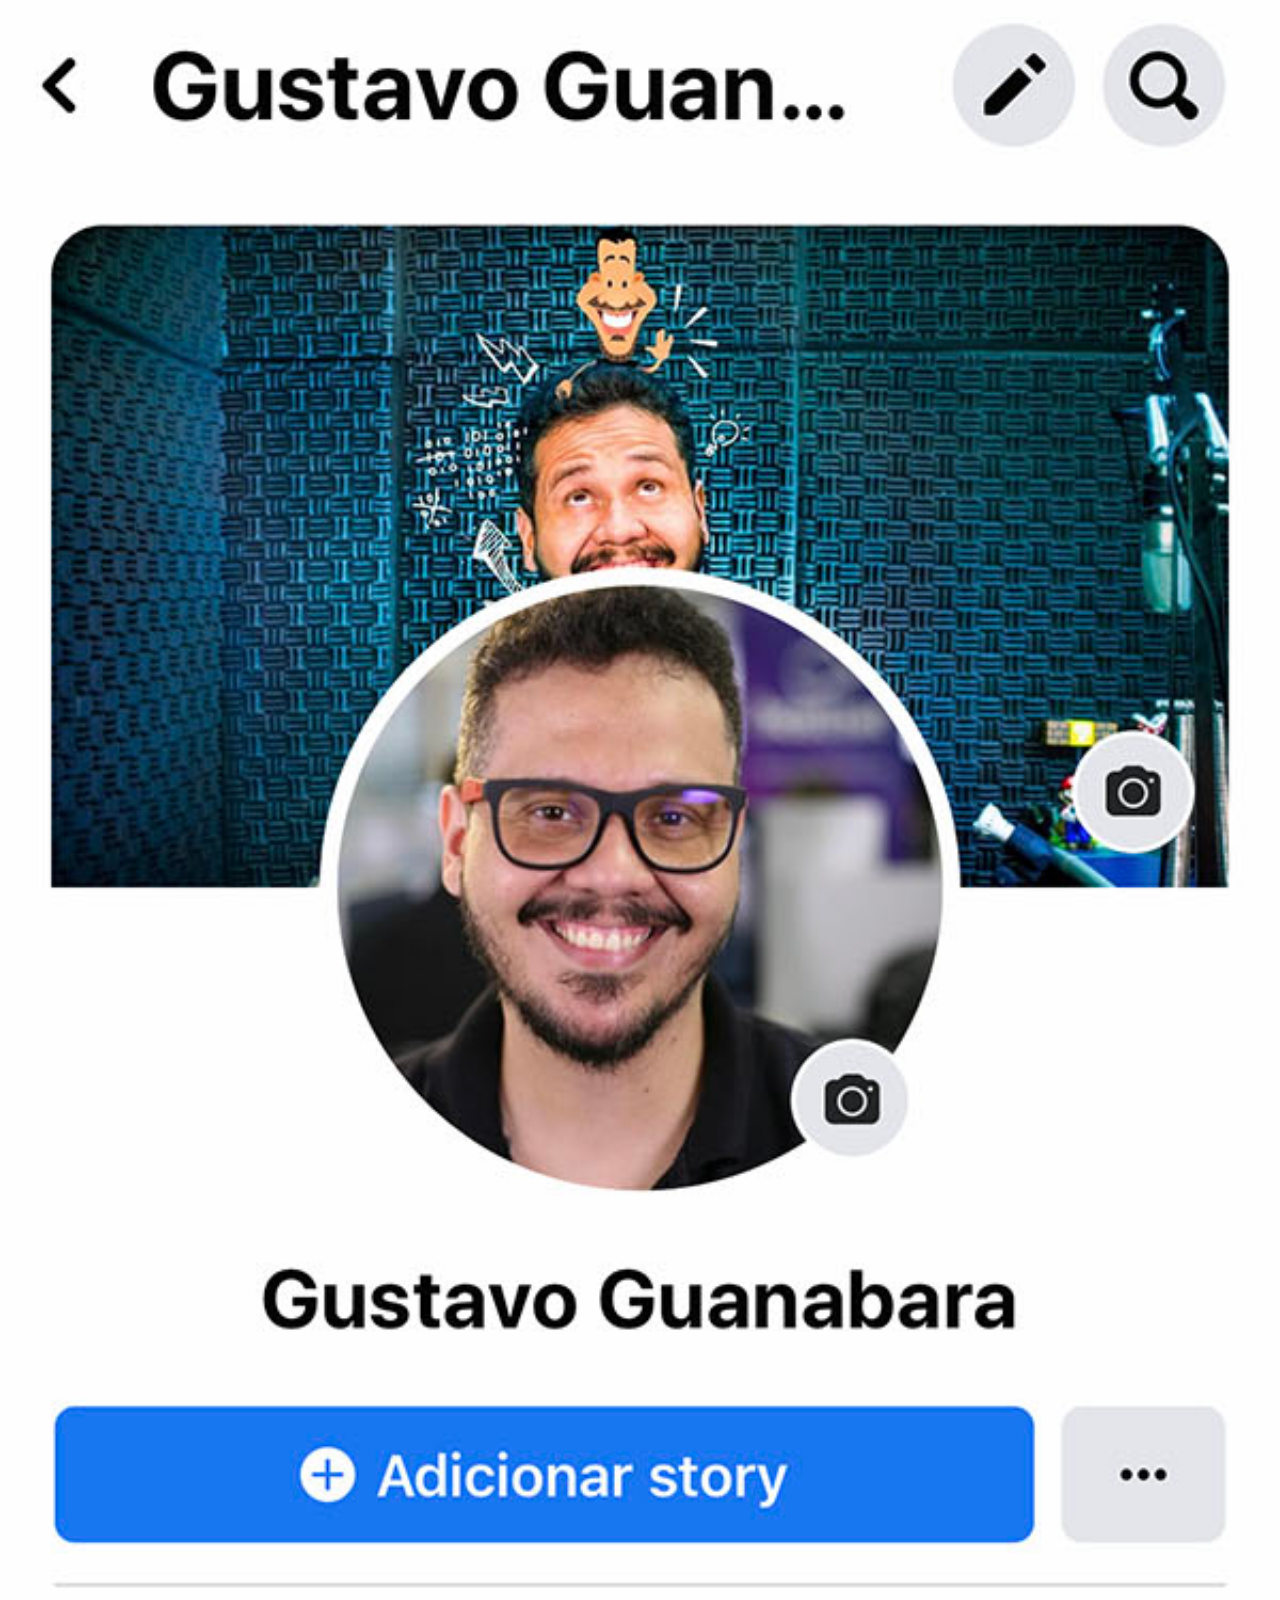
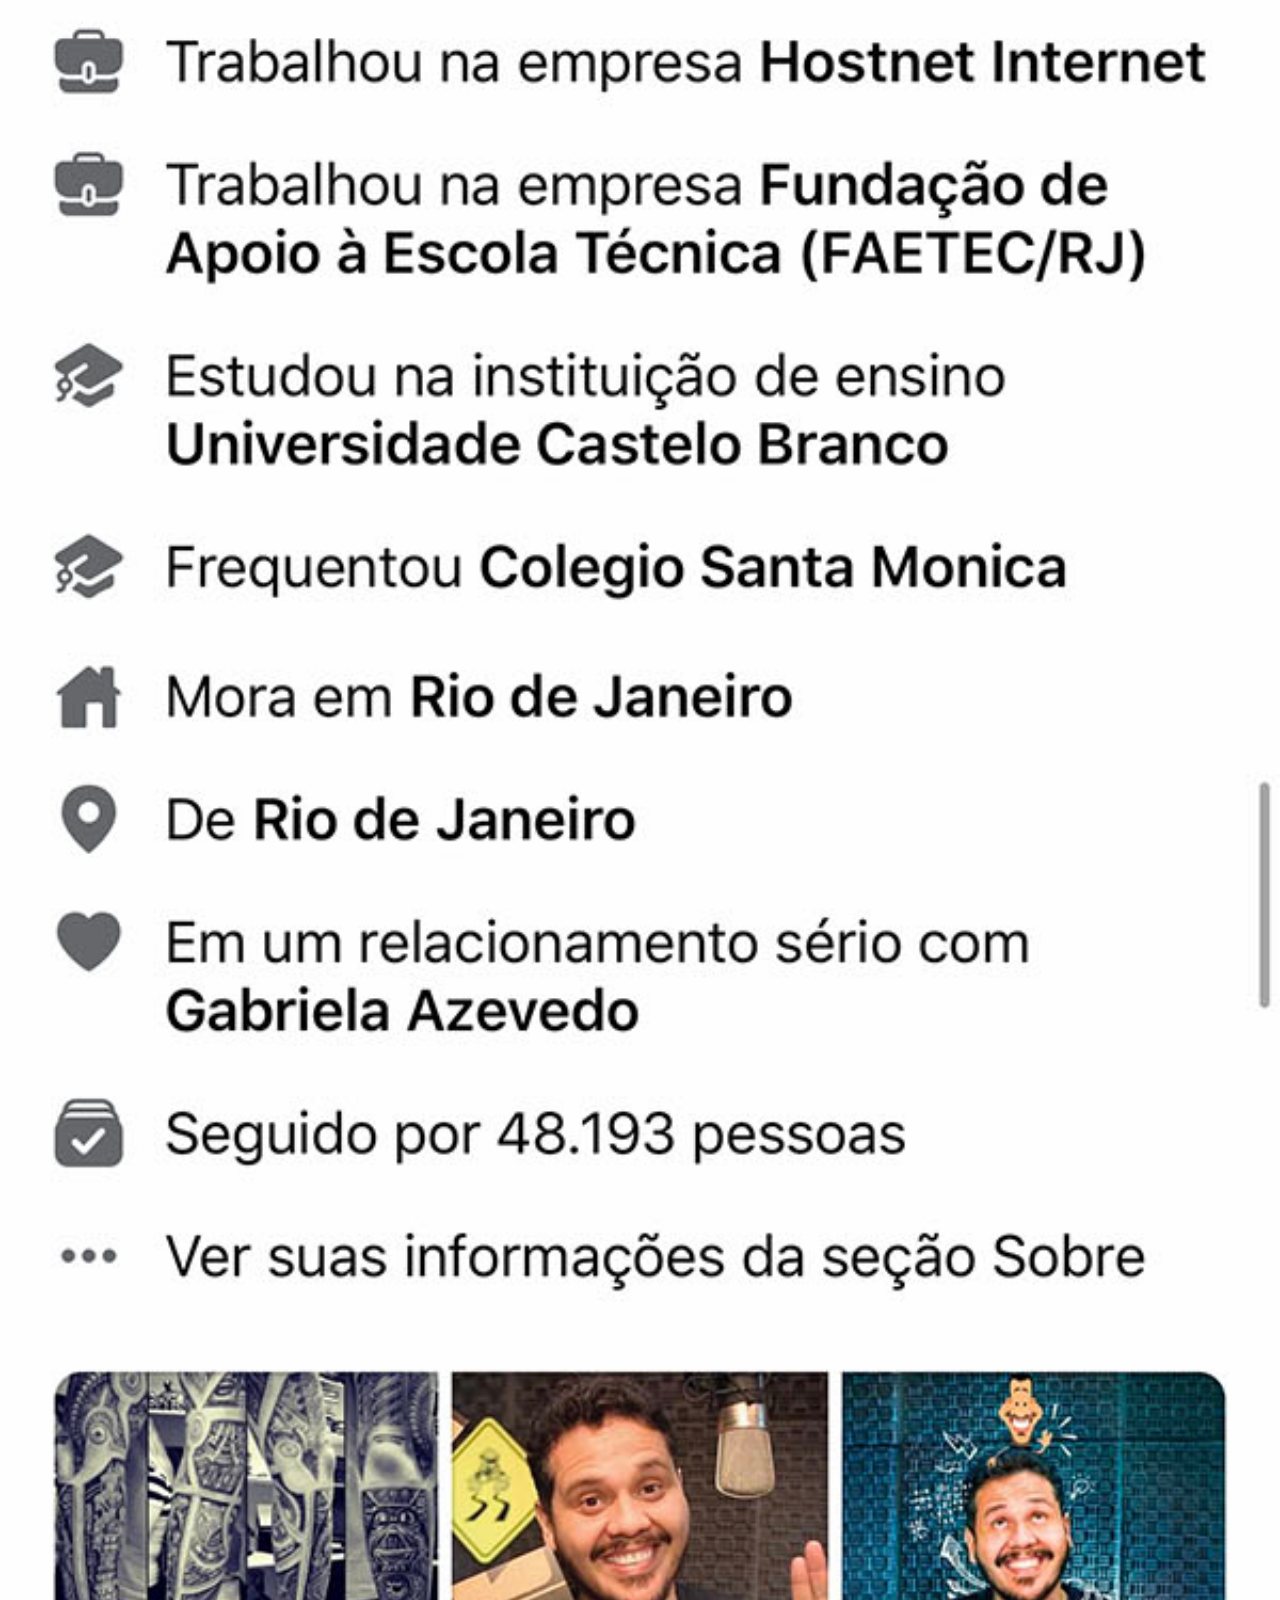
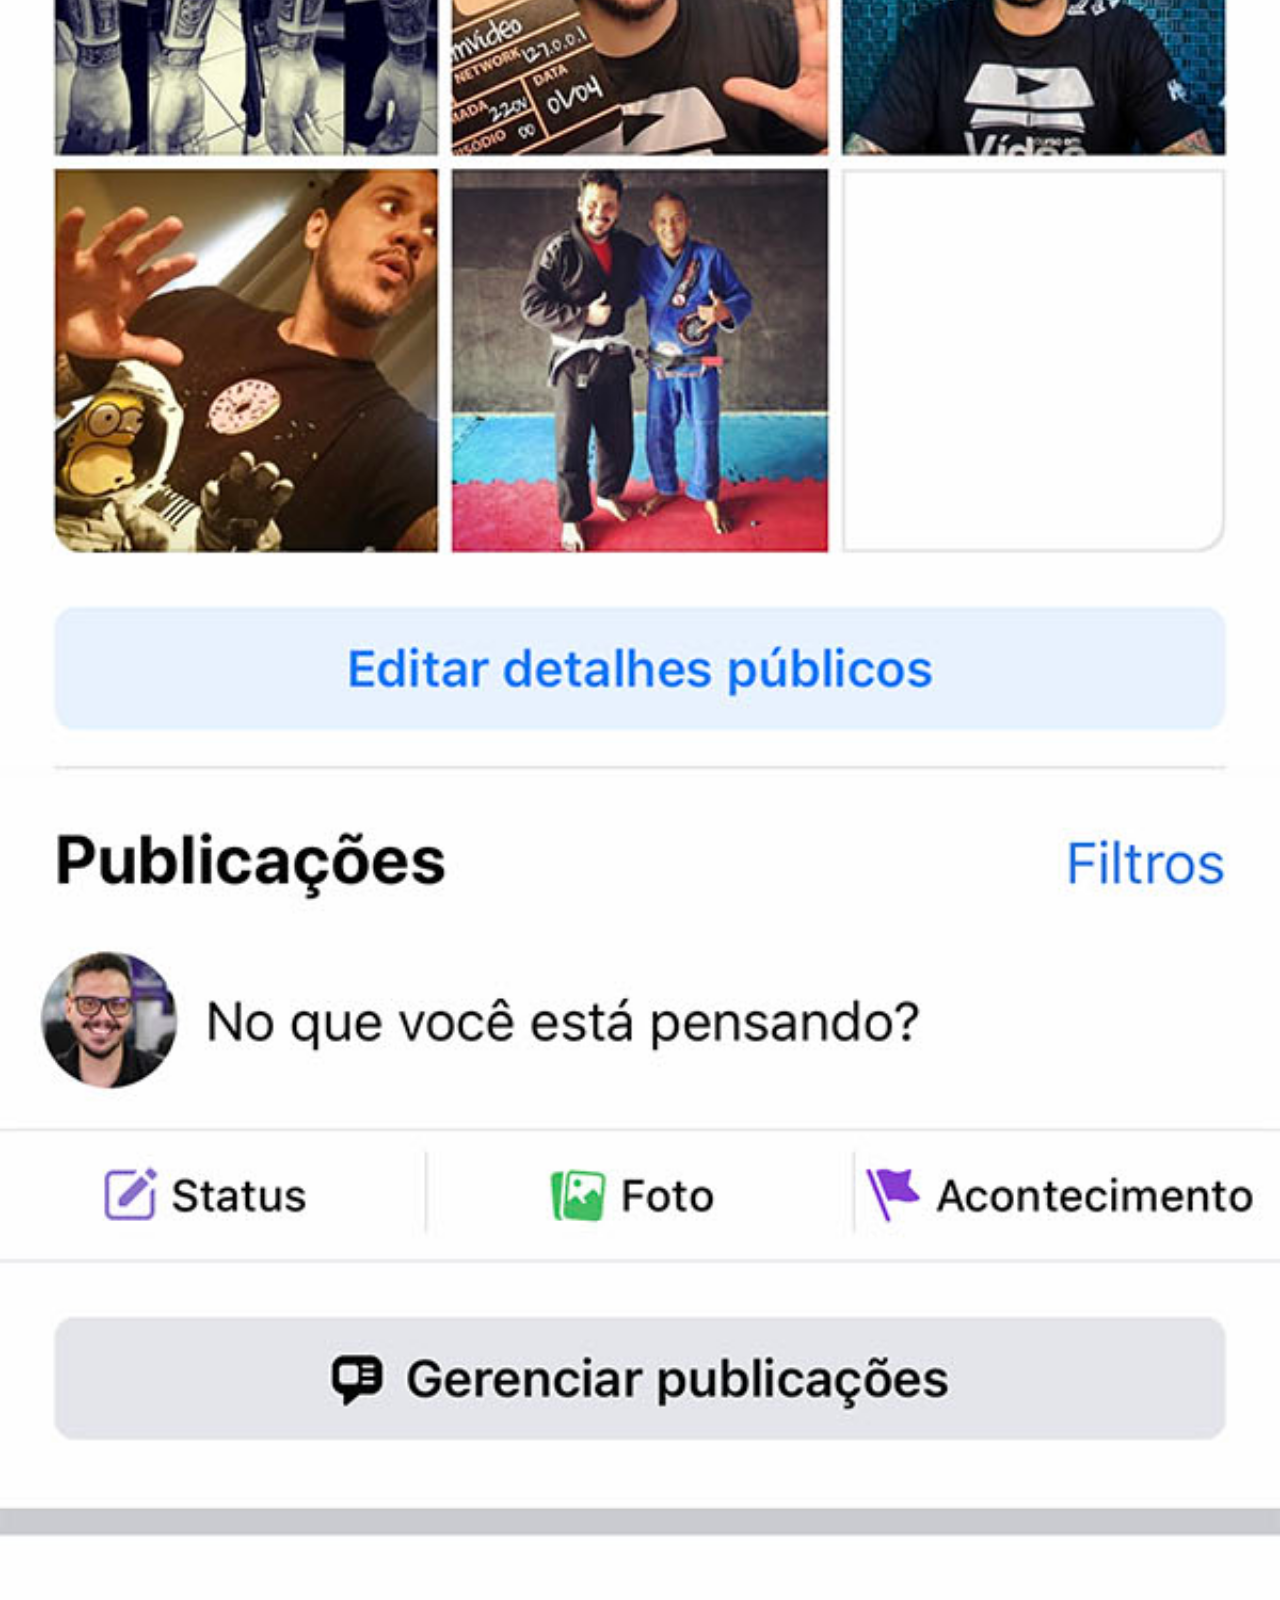
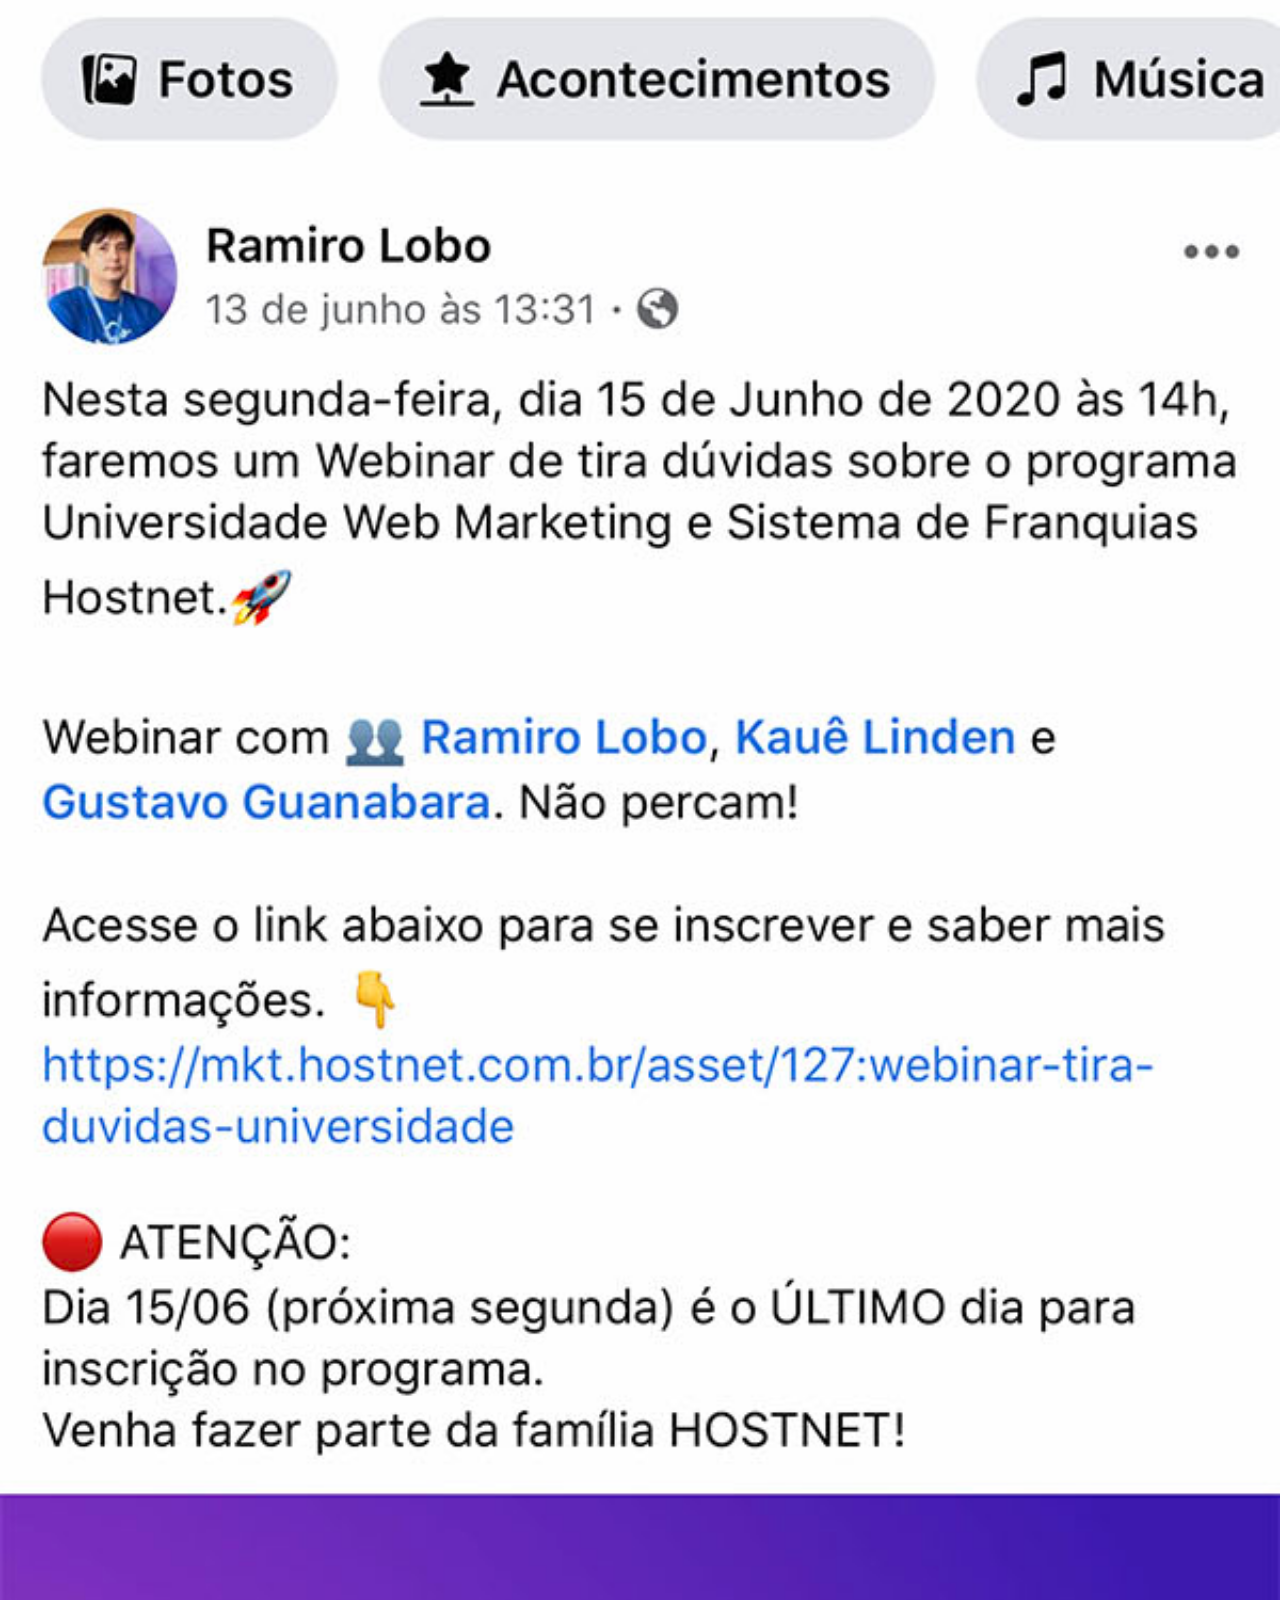
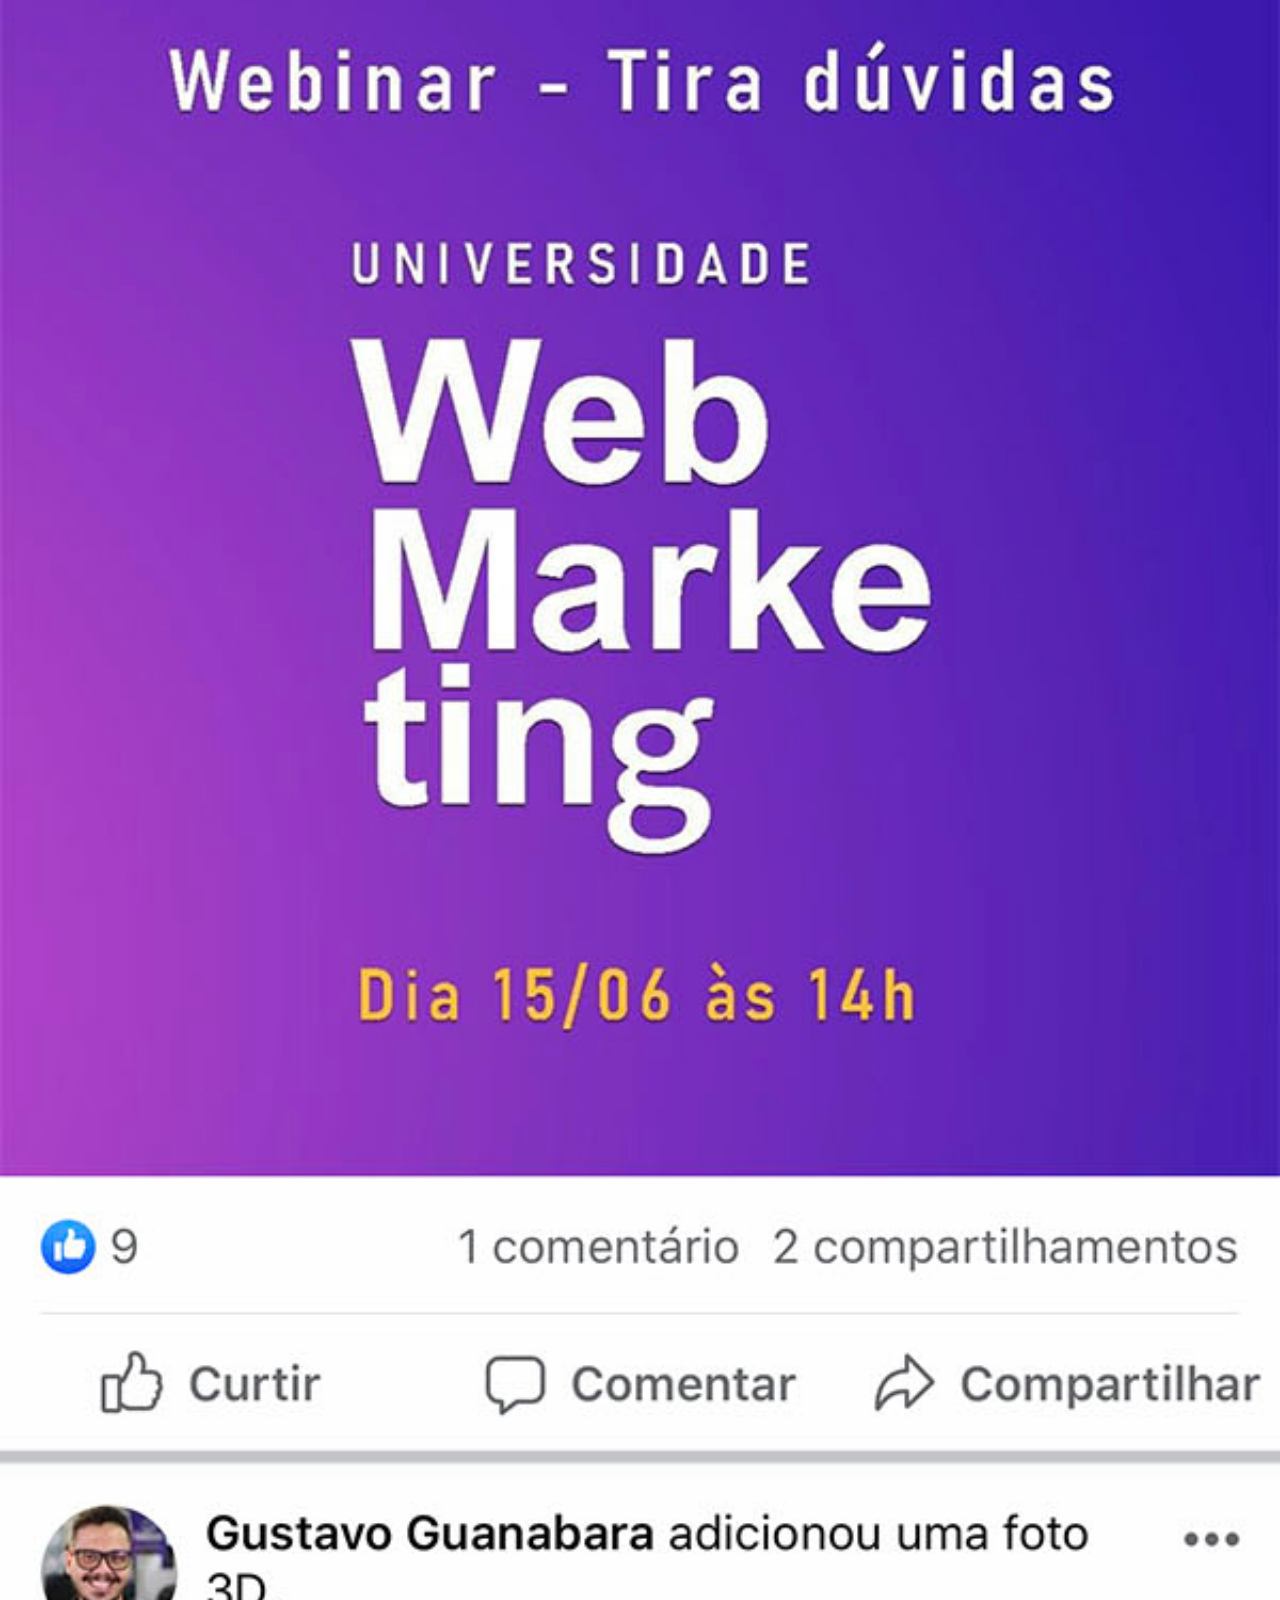
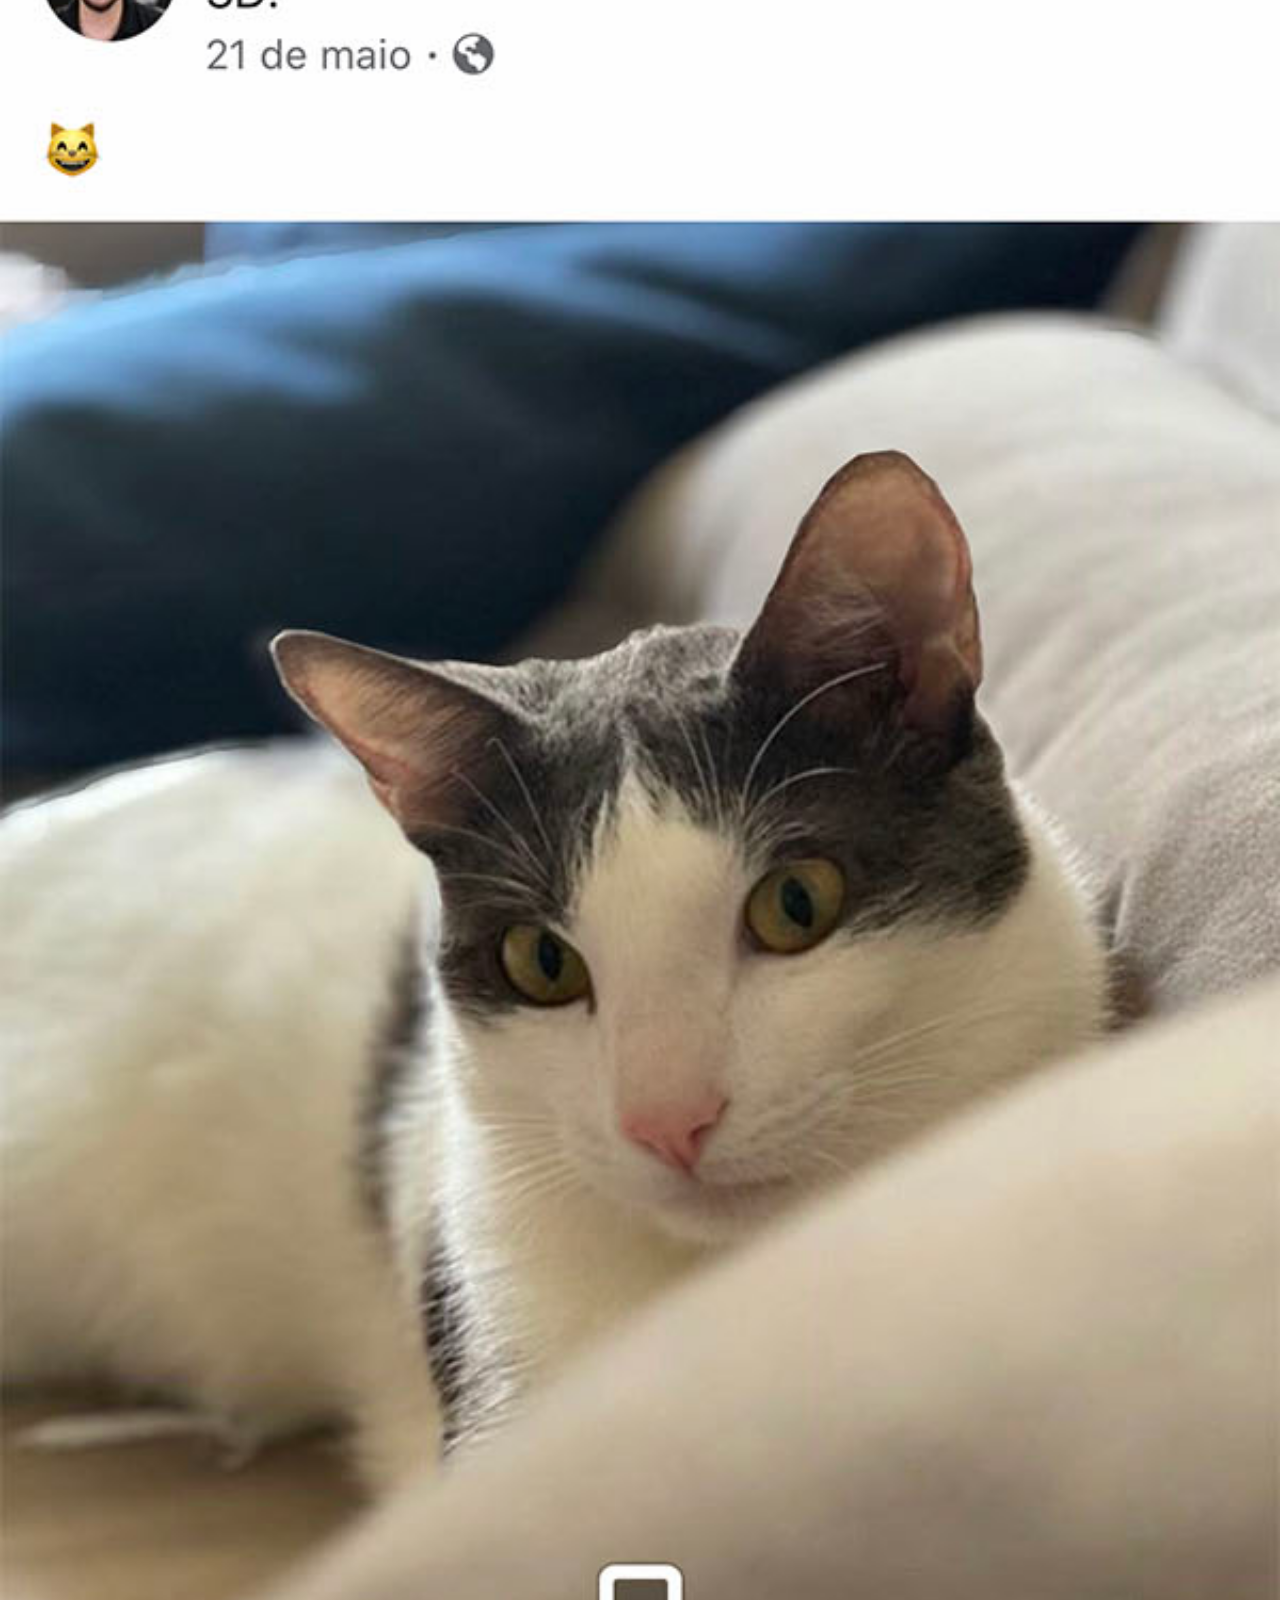
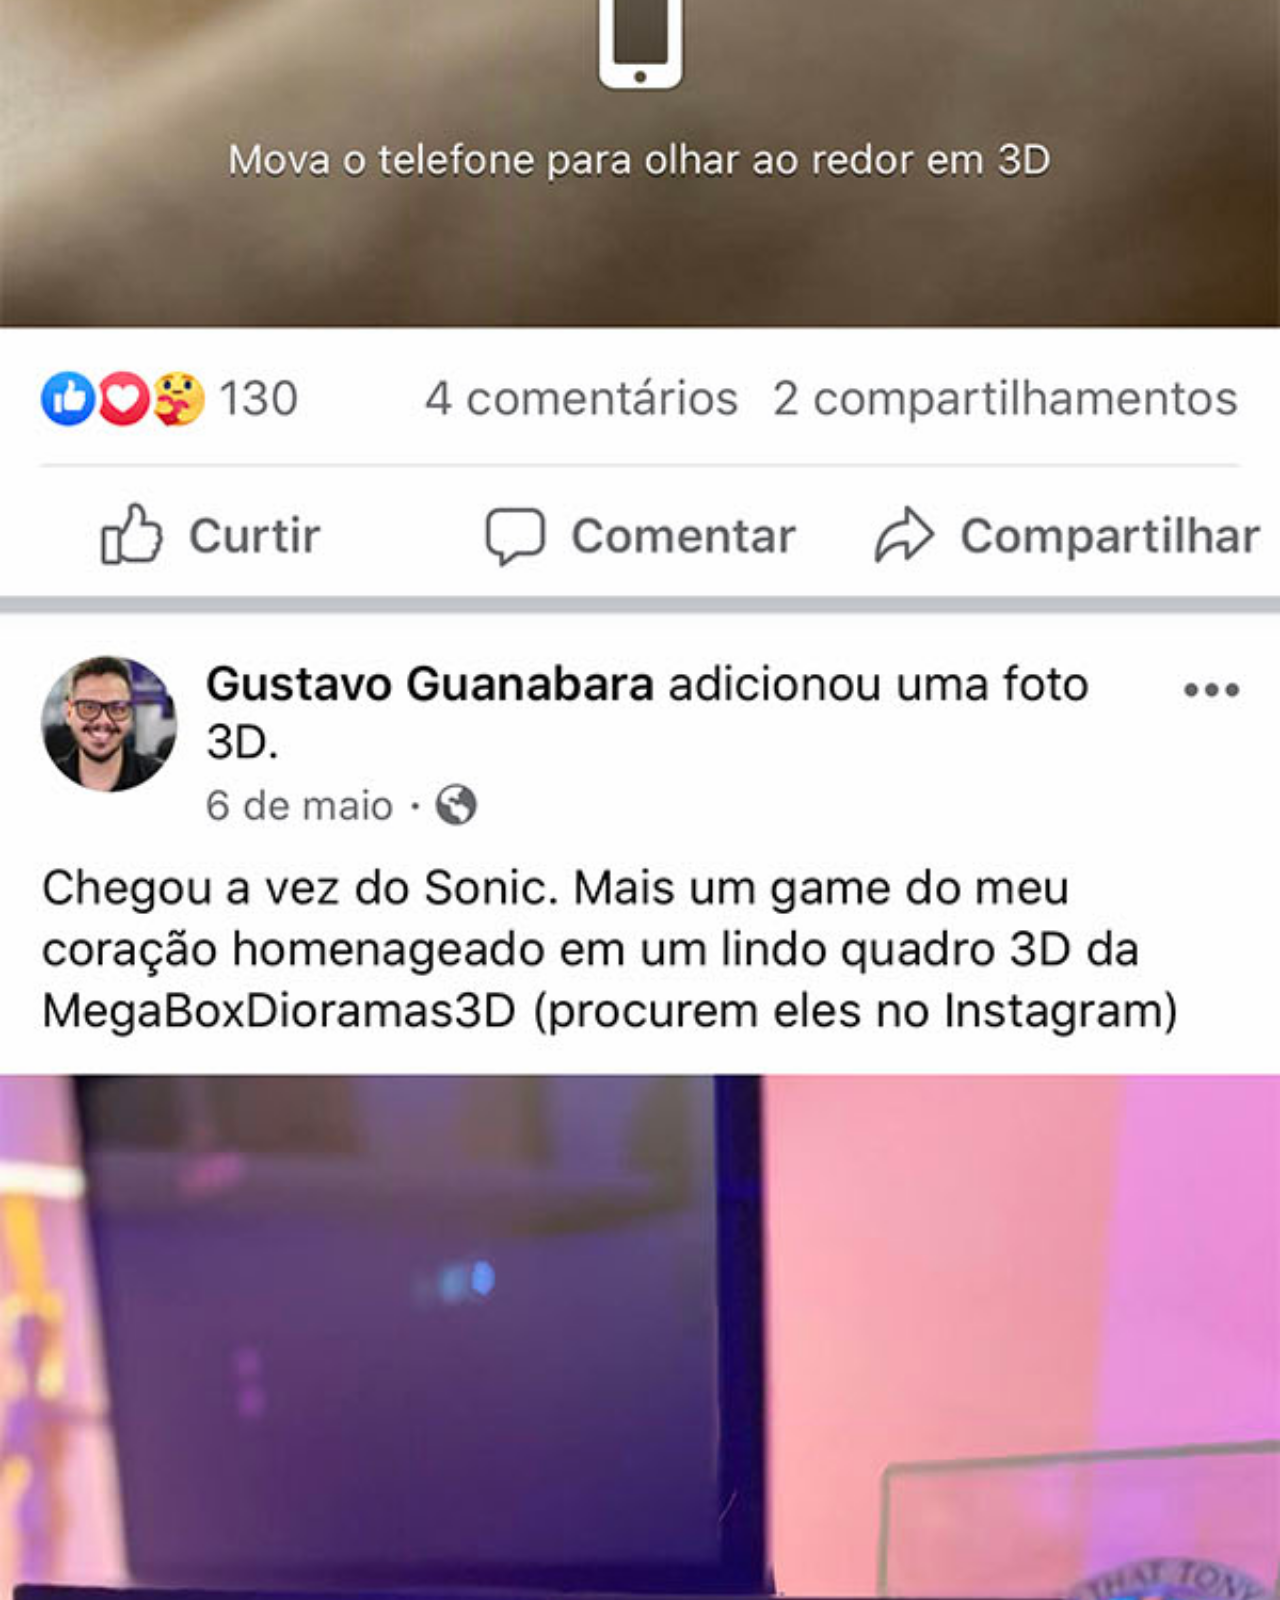
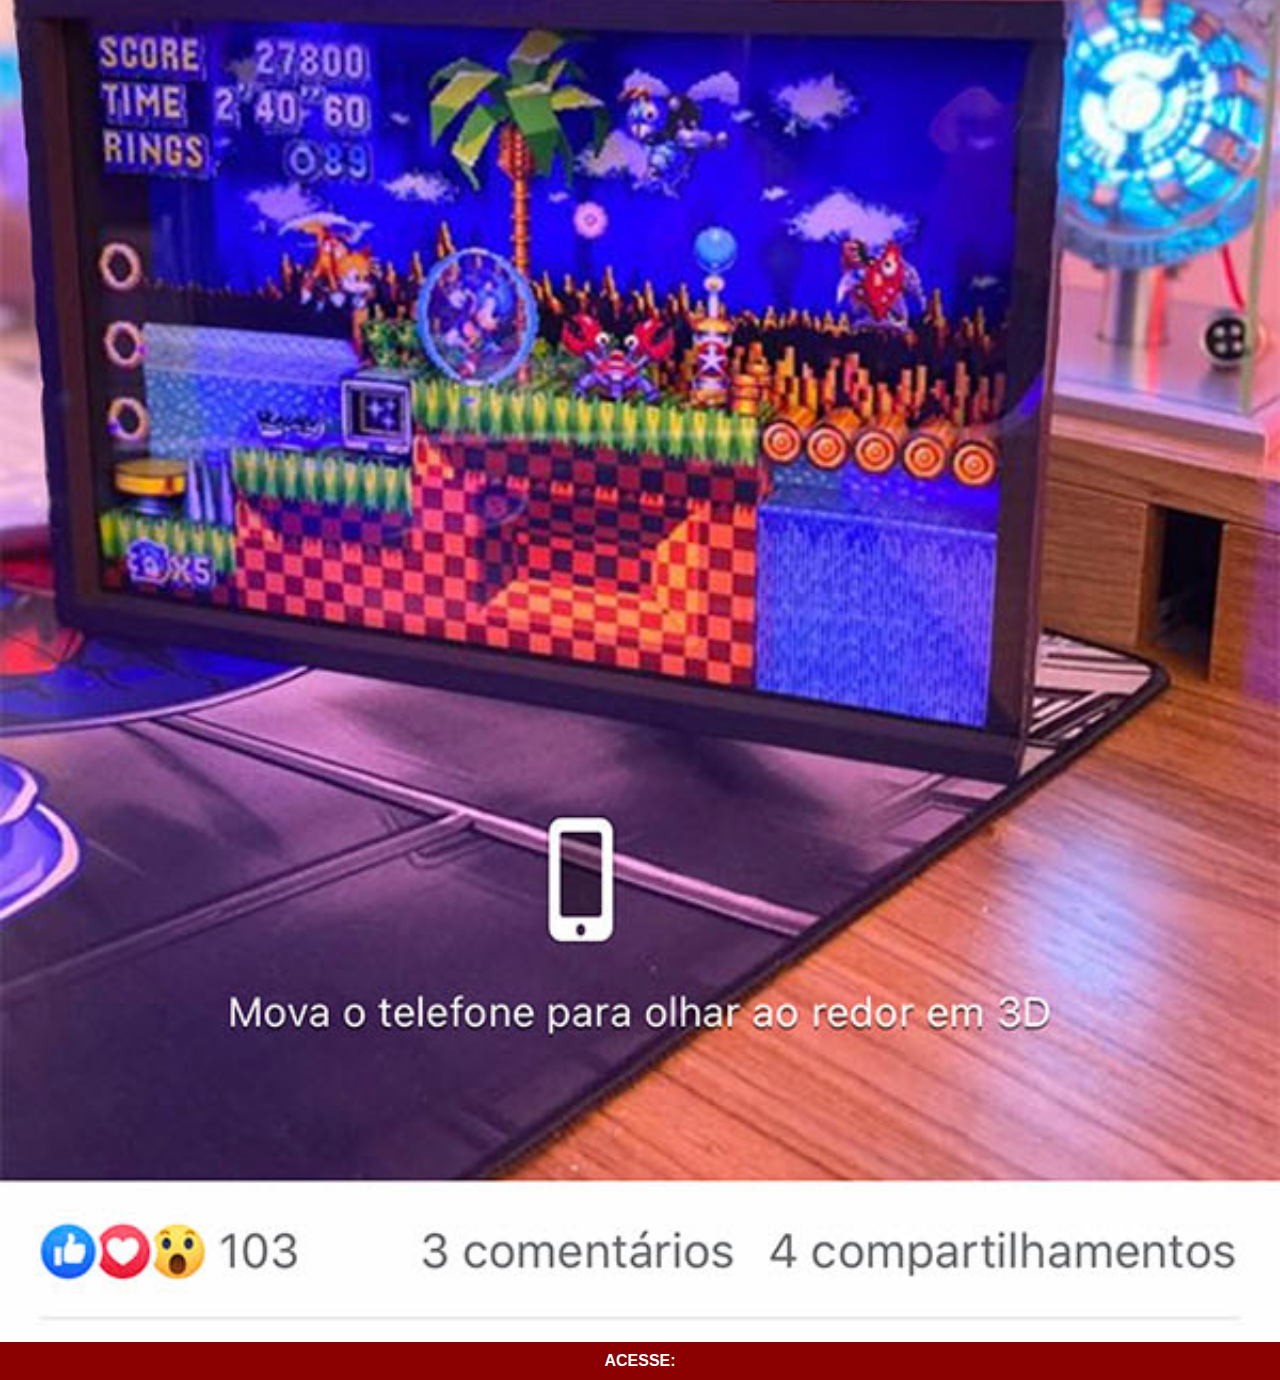
<file: facebook.html>
<!DOCTYPE html>
<html lang="pt-br">
<head>
    <meta charset="UTF-8">
    <meta http-equiv="X-UA-Compatible" content="IE=edge">
    <meta name="viewport" content="width=device-width, initial-scale=1.0">
    <title>Github</title>
    <style>
        *{
            margin: 0px;
            padding: 0px;
            font-family: Arial, Helvetica, sans-serif;
        }
        ::-webkit-scrollbar{
            width: 1px;
            height: 1px;
        }
        img{
            width: 100vw;
        }
        a{
            display: block;
            background-color: darkred;
            color: white;
            padding: 10px;
            text-align: center;
            font-weight: bolder;
            text-decoration: none;
            
        }
        a:hover{
            background-color: red;
        }
    </style>
</head>
<body>
    <img src="../imagens/tela-facebook.jpg" alt="">
    <a href="https://github.com/gustavoguanabara" target="_blank">ACESSE:</a>
</body>
</html>
</file>
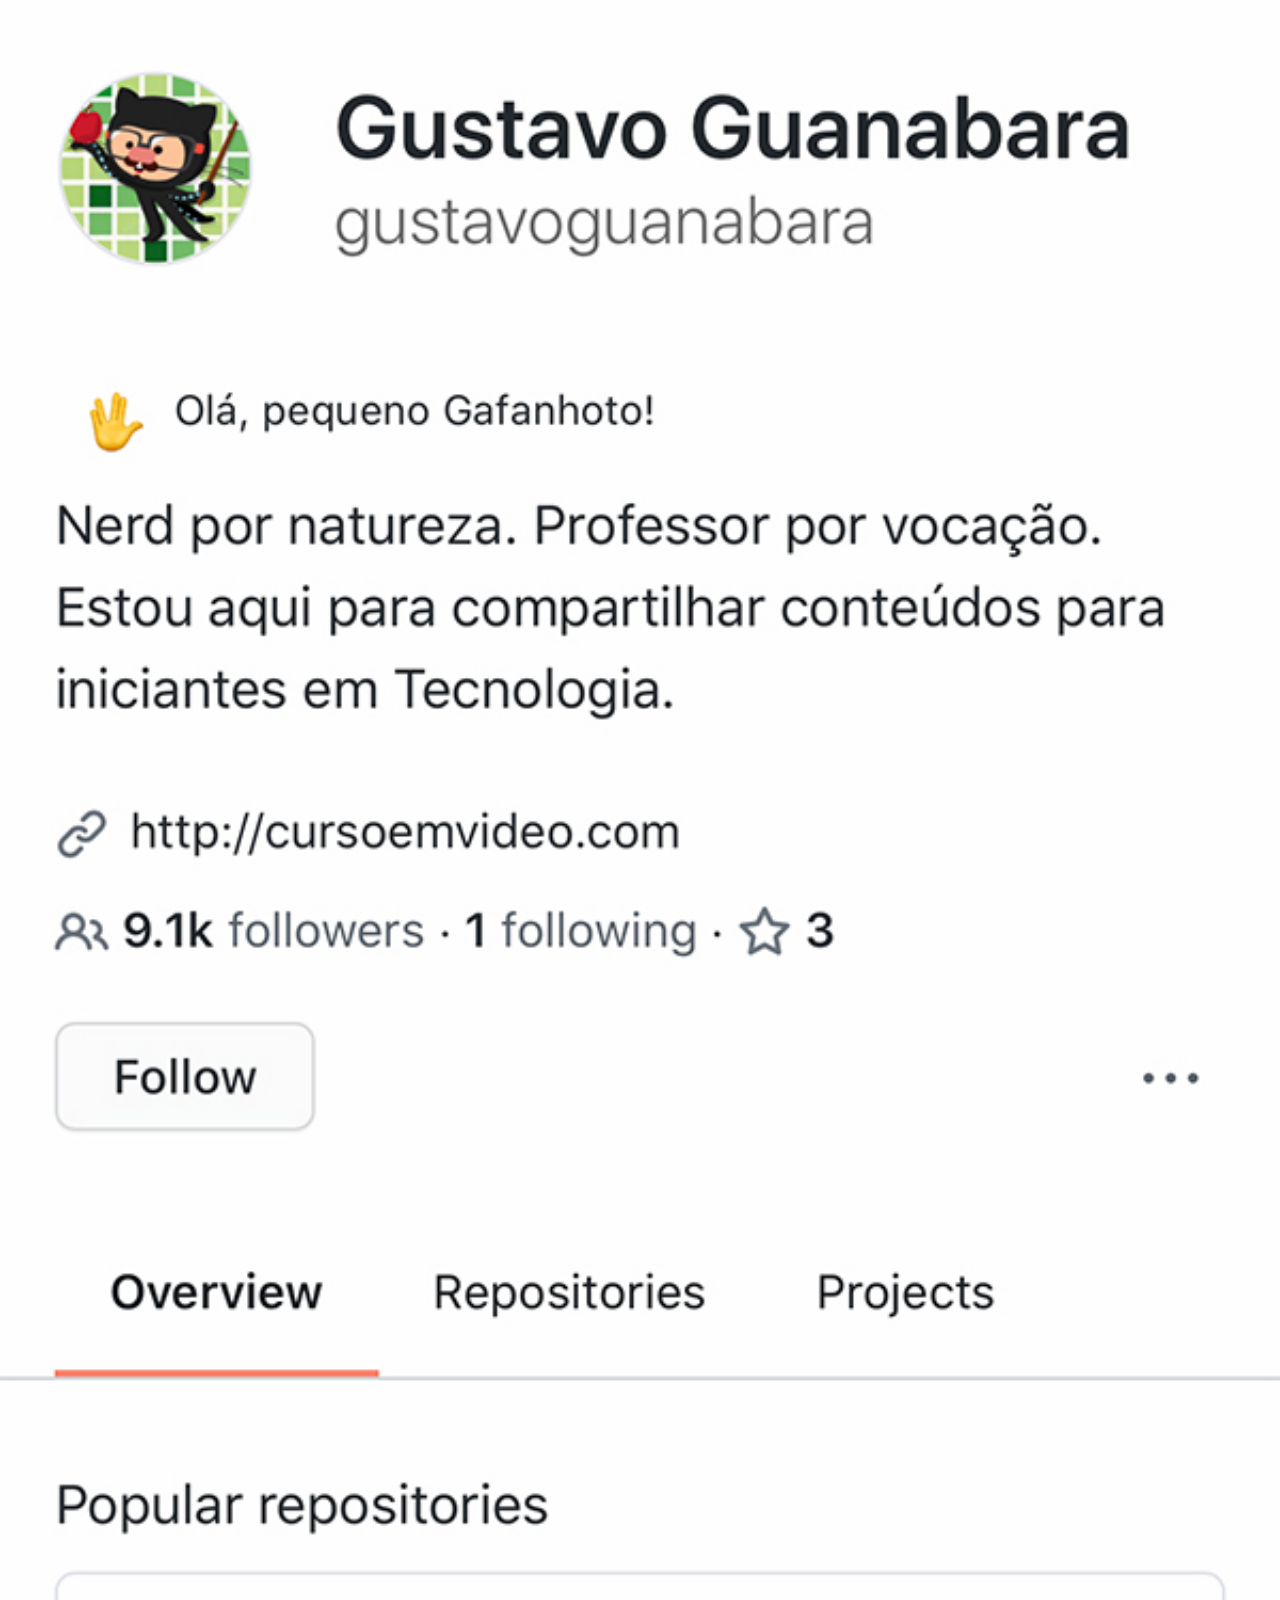
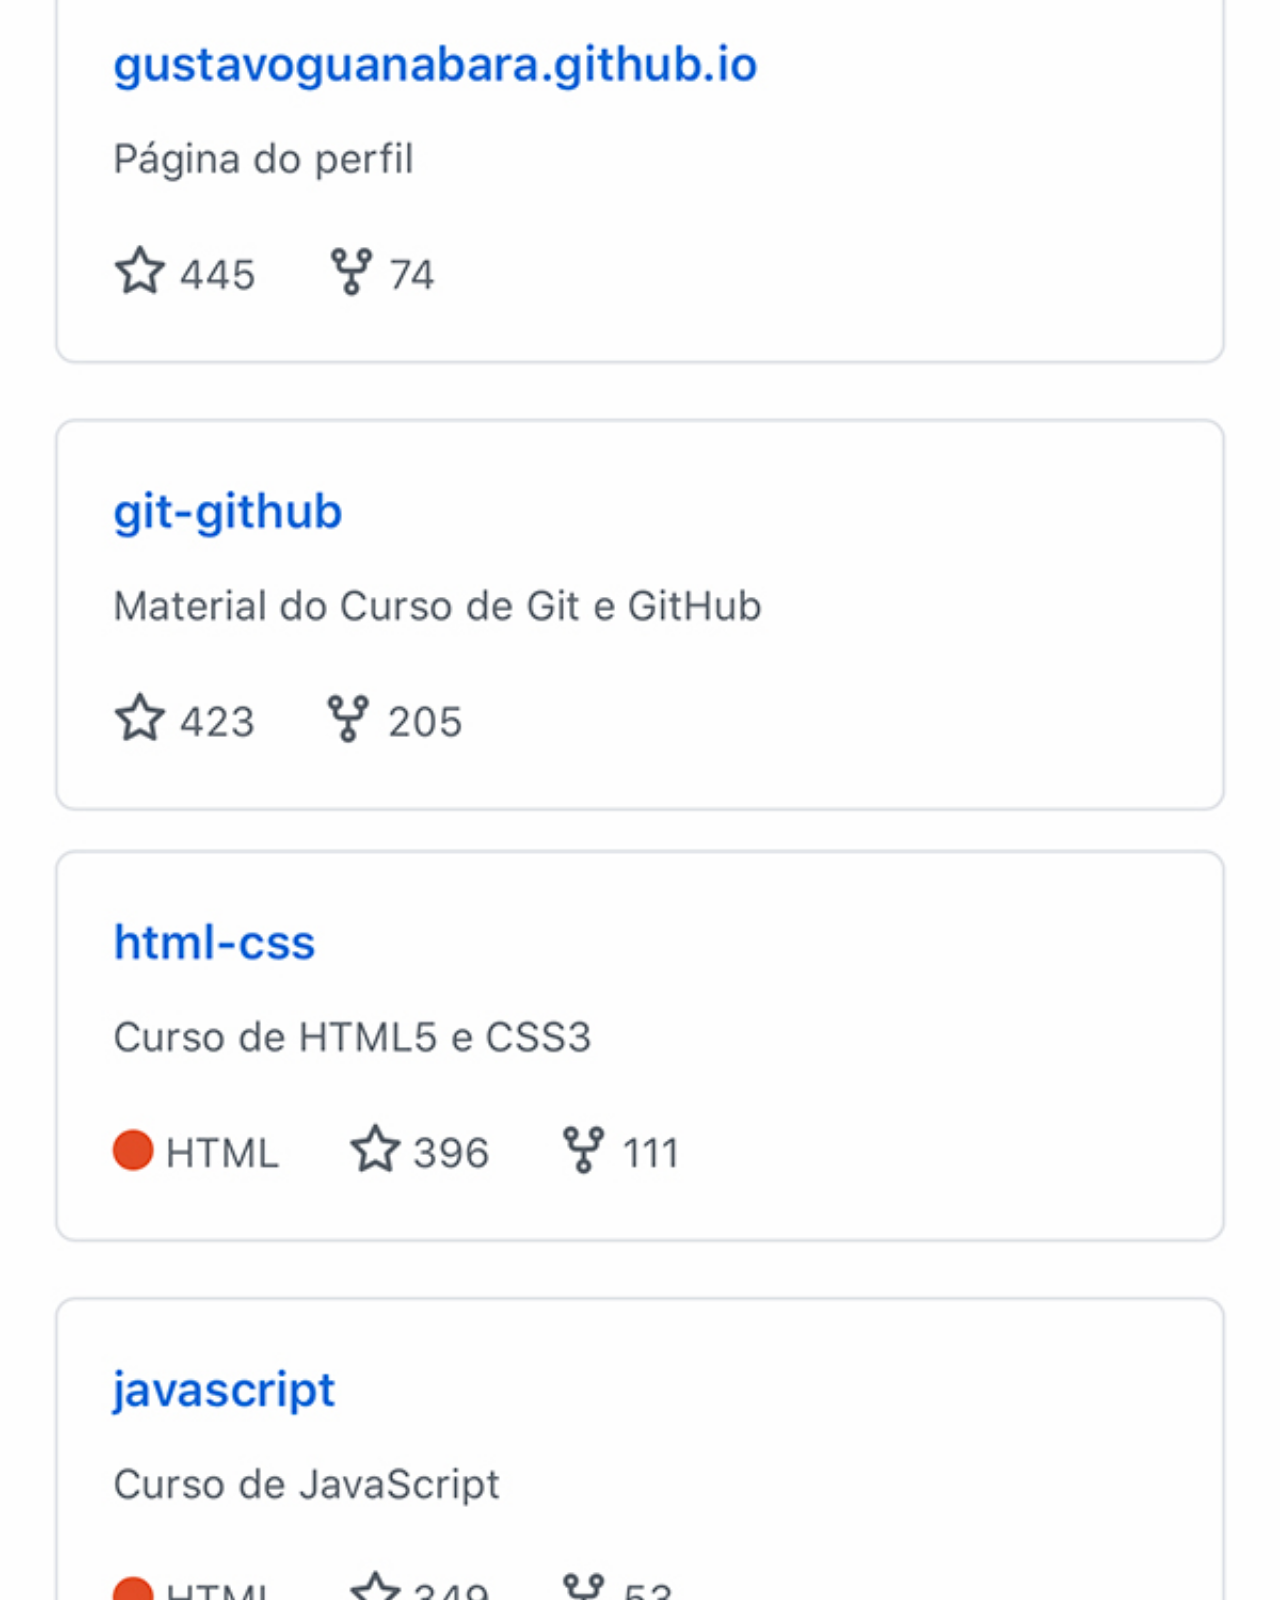
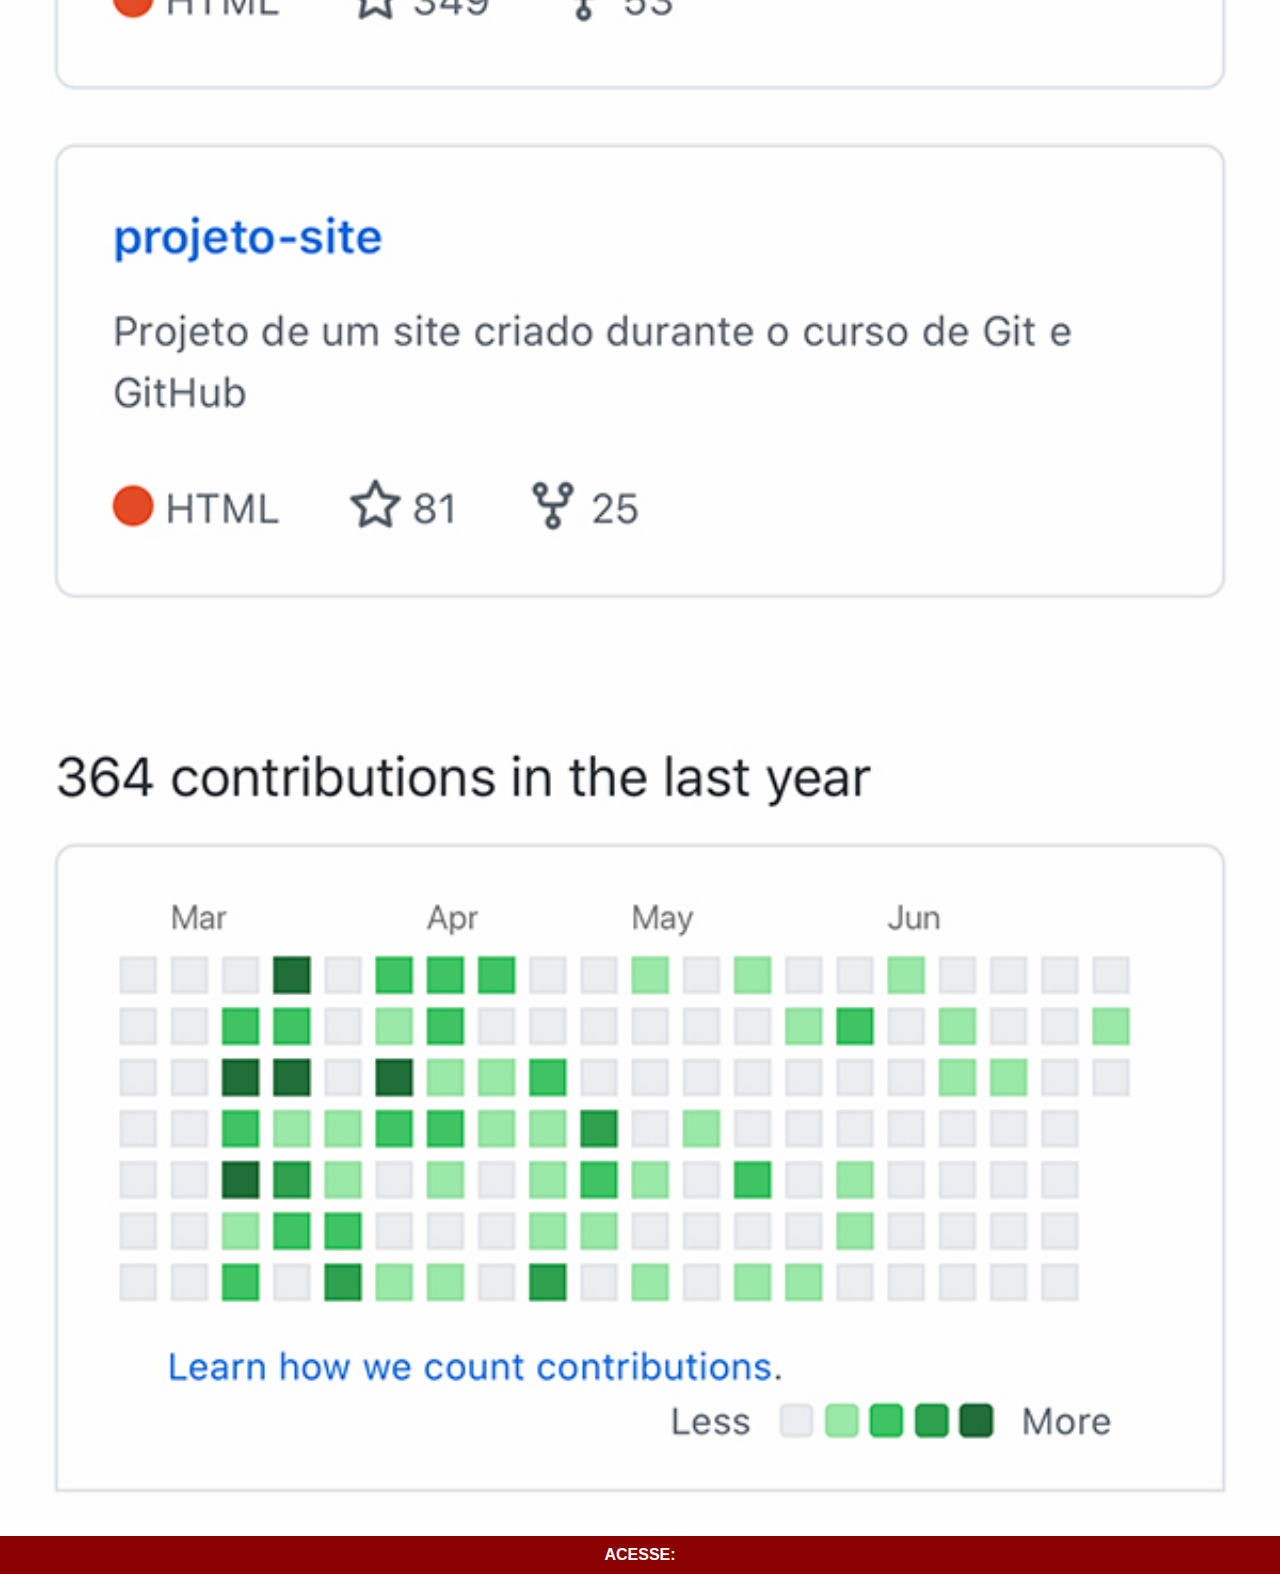
<file: github.html>
<!DOCTYPE html>
<html lang="pt-br">
<head>
    <meta charset="UTF-8">
    <meta http-equiv="X-UA-Compatible" content="IE=edge">
    <meta name="viewport" content="width=device-width, initial-scale=1.0">
    <title>Github</title>
    <style>
        *{
            margin: 0px;
            padding: 0px;
            font-family: Arial, Helvetica, sans-serif;
        }
        ::-webkit-scrollbar{
            width: 1px;
            height: 1px;
        }
        img{
            width: 100vw;
        }
        a{
            display: block;
            background-color: darkred;
            color: white;
            padding: 10px;
            text-align: center;
            font-weight: bolder;
            text-decoration: none;
            
        }
        a:hover{
            background-color: red;
        }
    </style>
</head>
<body>
    <img src="../imagens/tela-github.jpg" alt="">
    <a href="https://github.com/gustavoguanabara" target="_blank">ACESSE:</a>
</body>
</html>
</file>
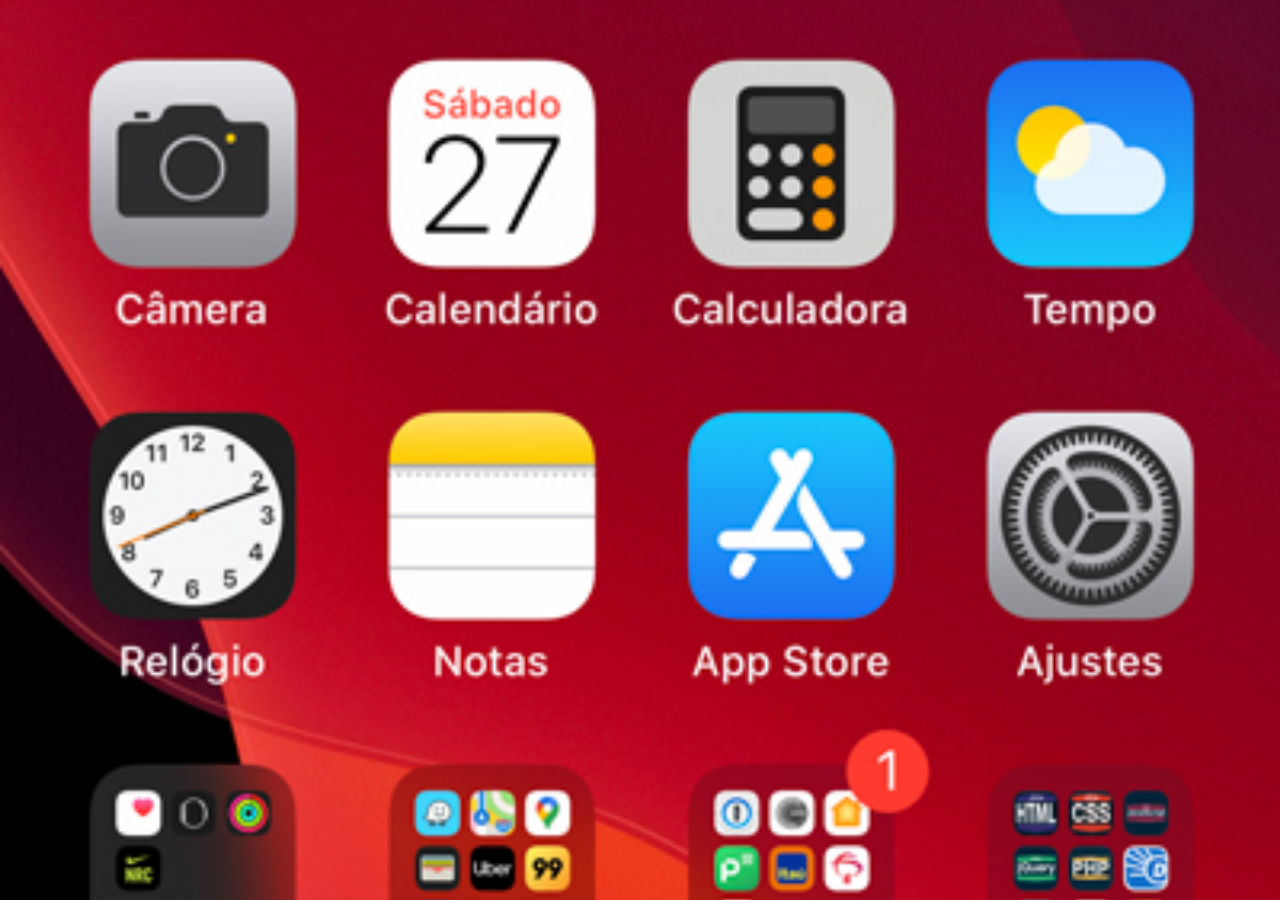
<file: home.html>
<!DOCTYPE html>
<html lang="en">
<head>
    <meta charset="UTF-8">
    <meta http-equiv="X-UA-Compatible" content="IE=edge">
    <meta name="viewport" content="width=device-width, initial-scale=1.0">
    <link rel="shortcut icon" href="favicon.ico" type="image/x-icon">
    <title>Home</title>
    <style>
        *{
            margin: 0px;
            padding: 0px;
        }
        body{
            width: 100vw;
            height: 100hw;
            background: black url('imagens/tela-home.jpg') no-repeat top center;
            background-size: cover;
        }
    </style>
</head>
<body>
    
</body>
</html>
</file>
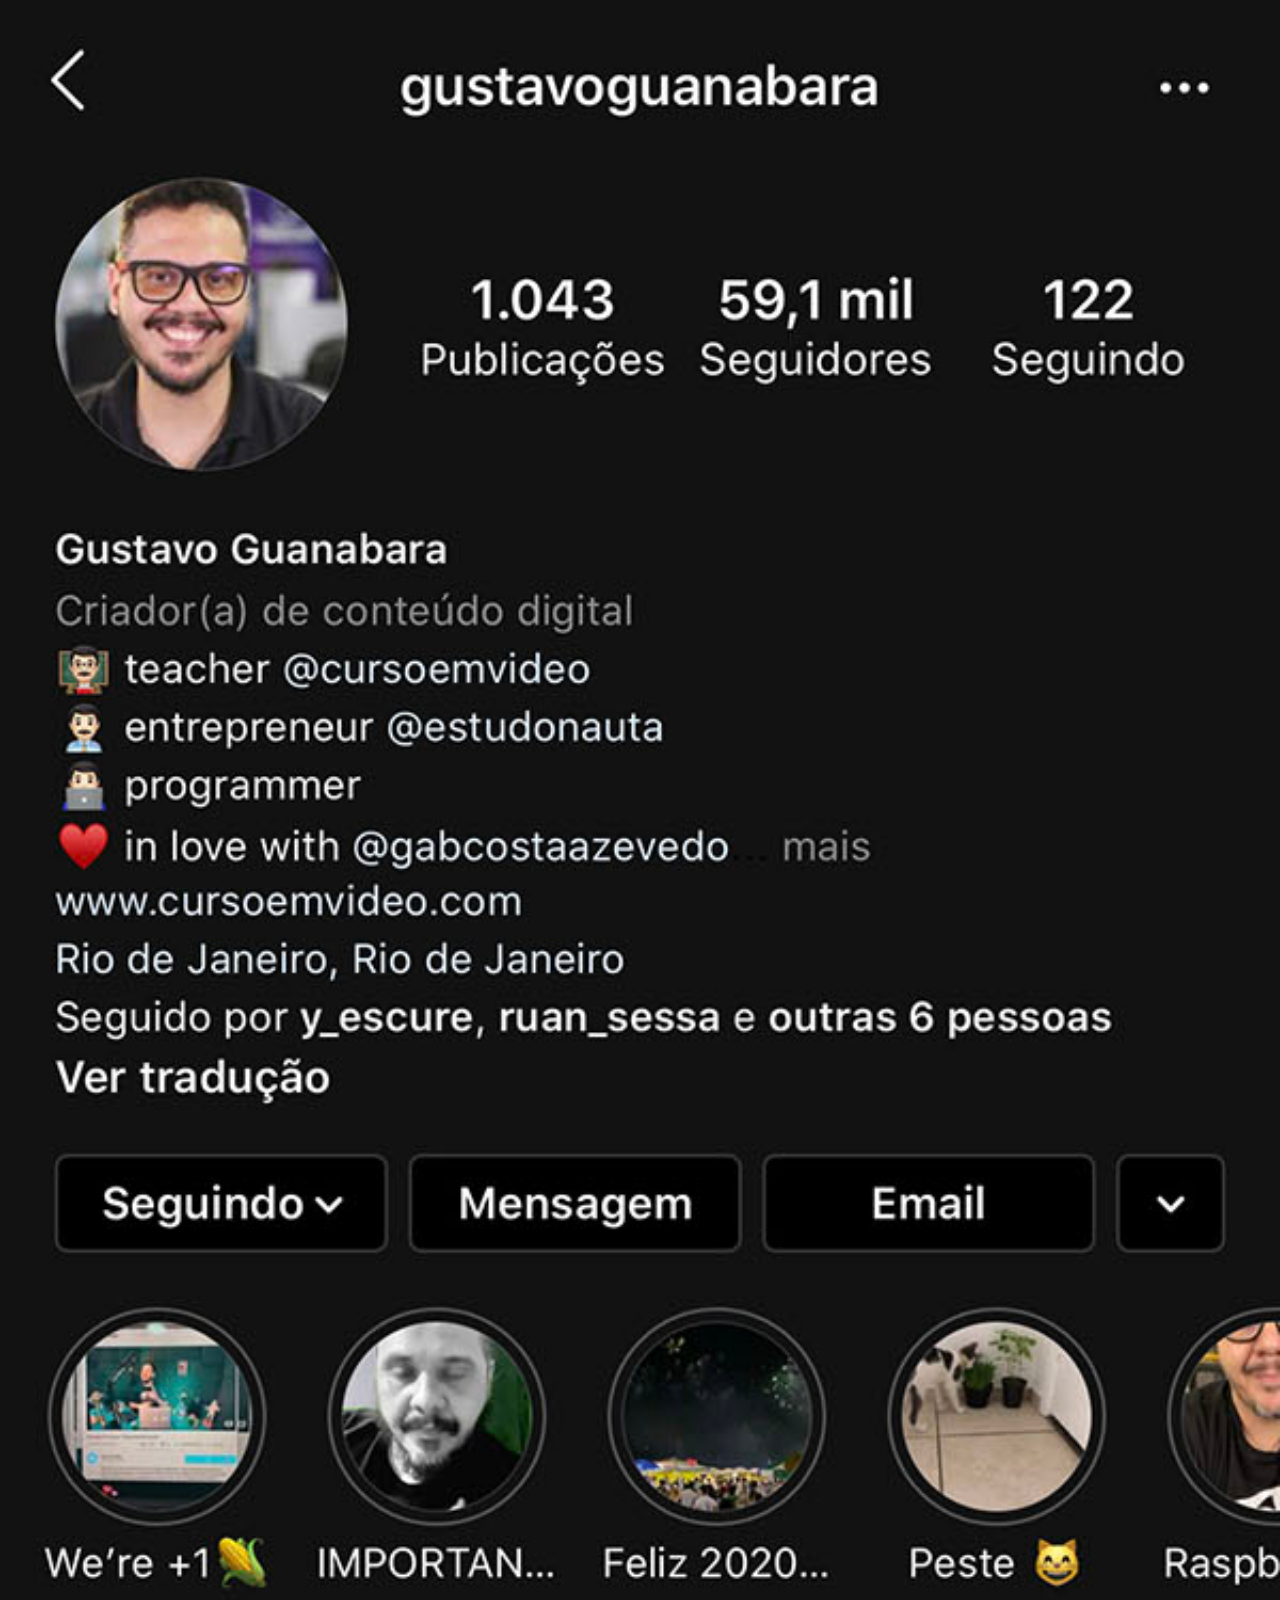
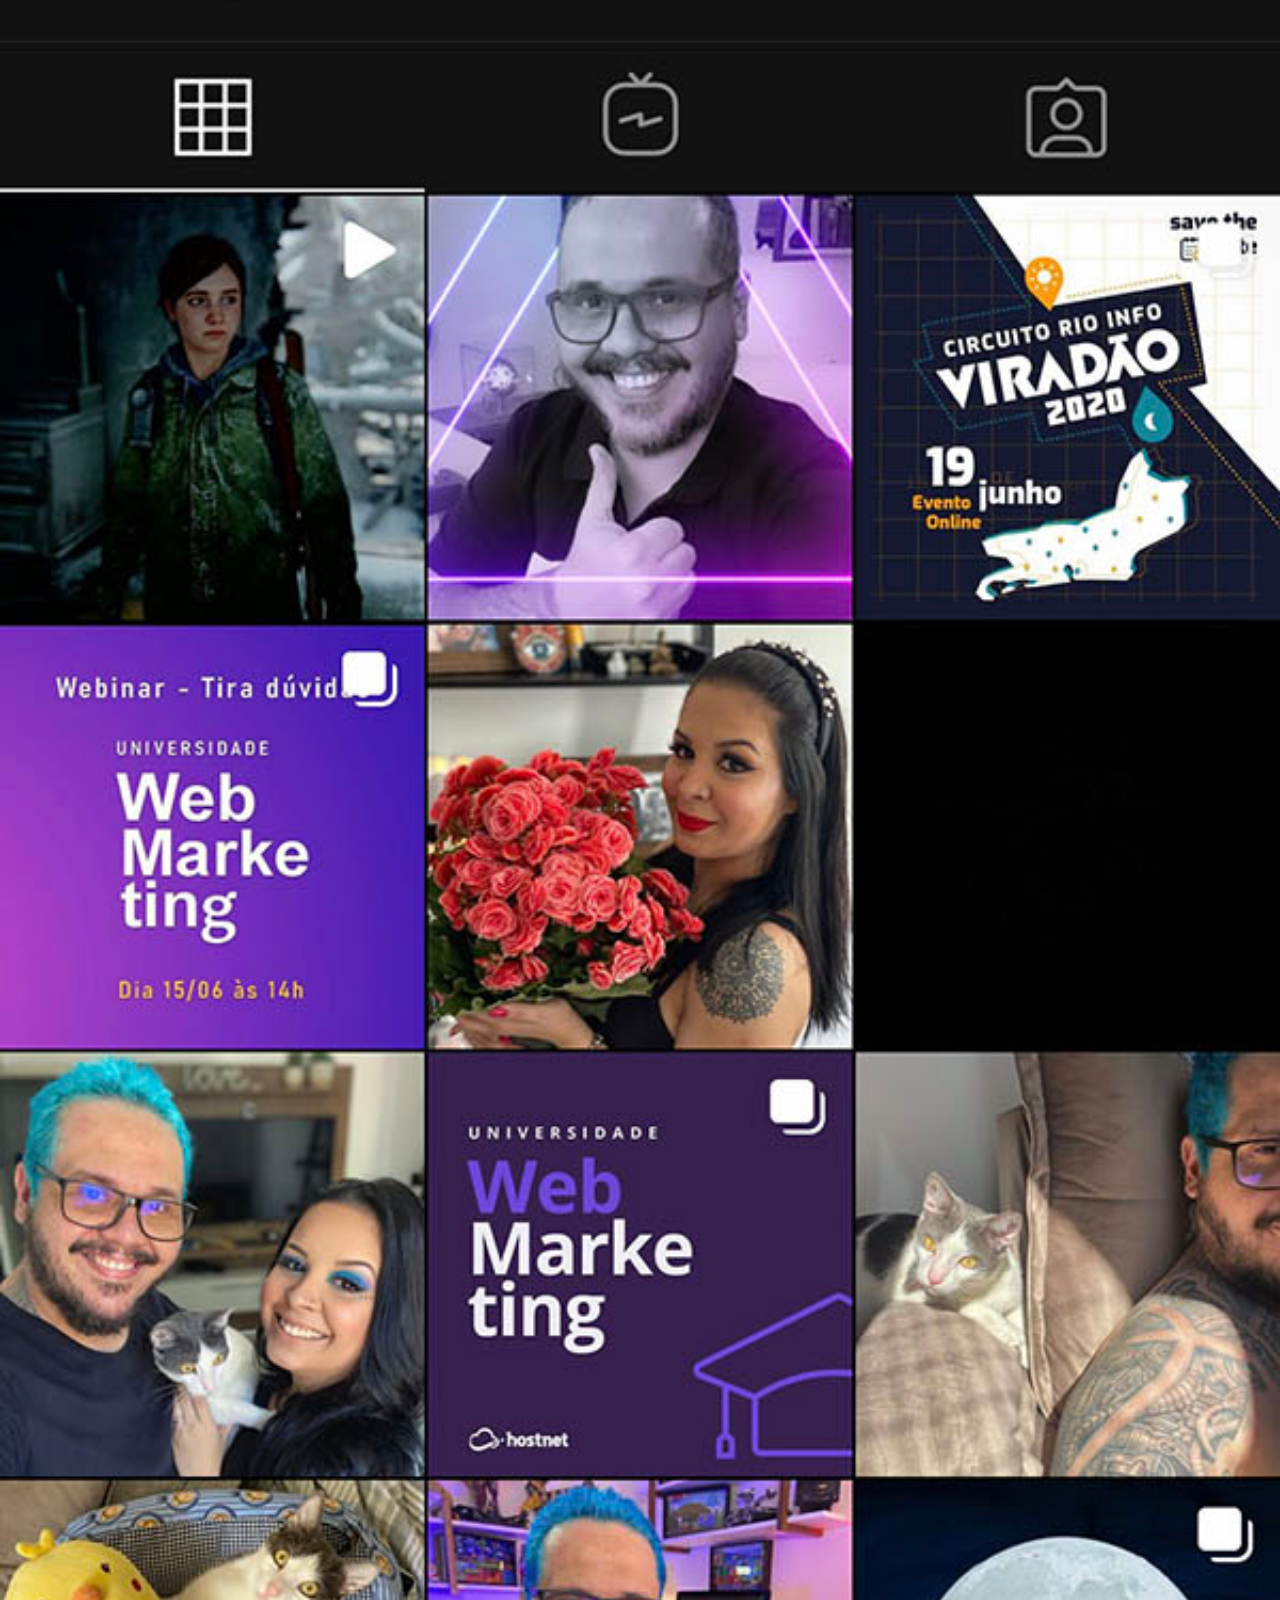
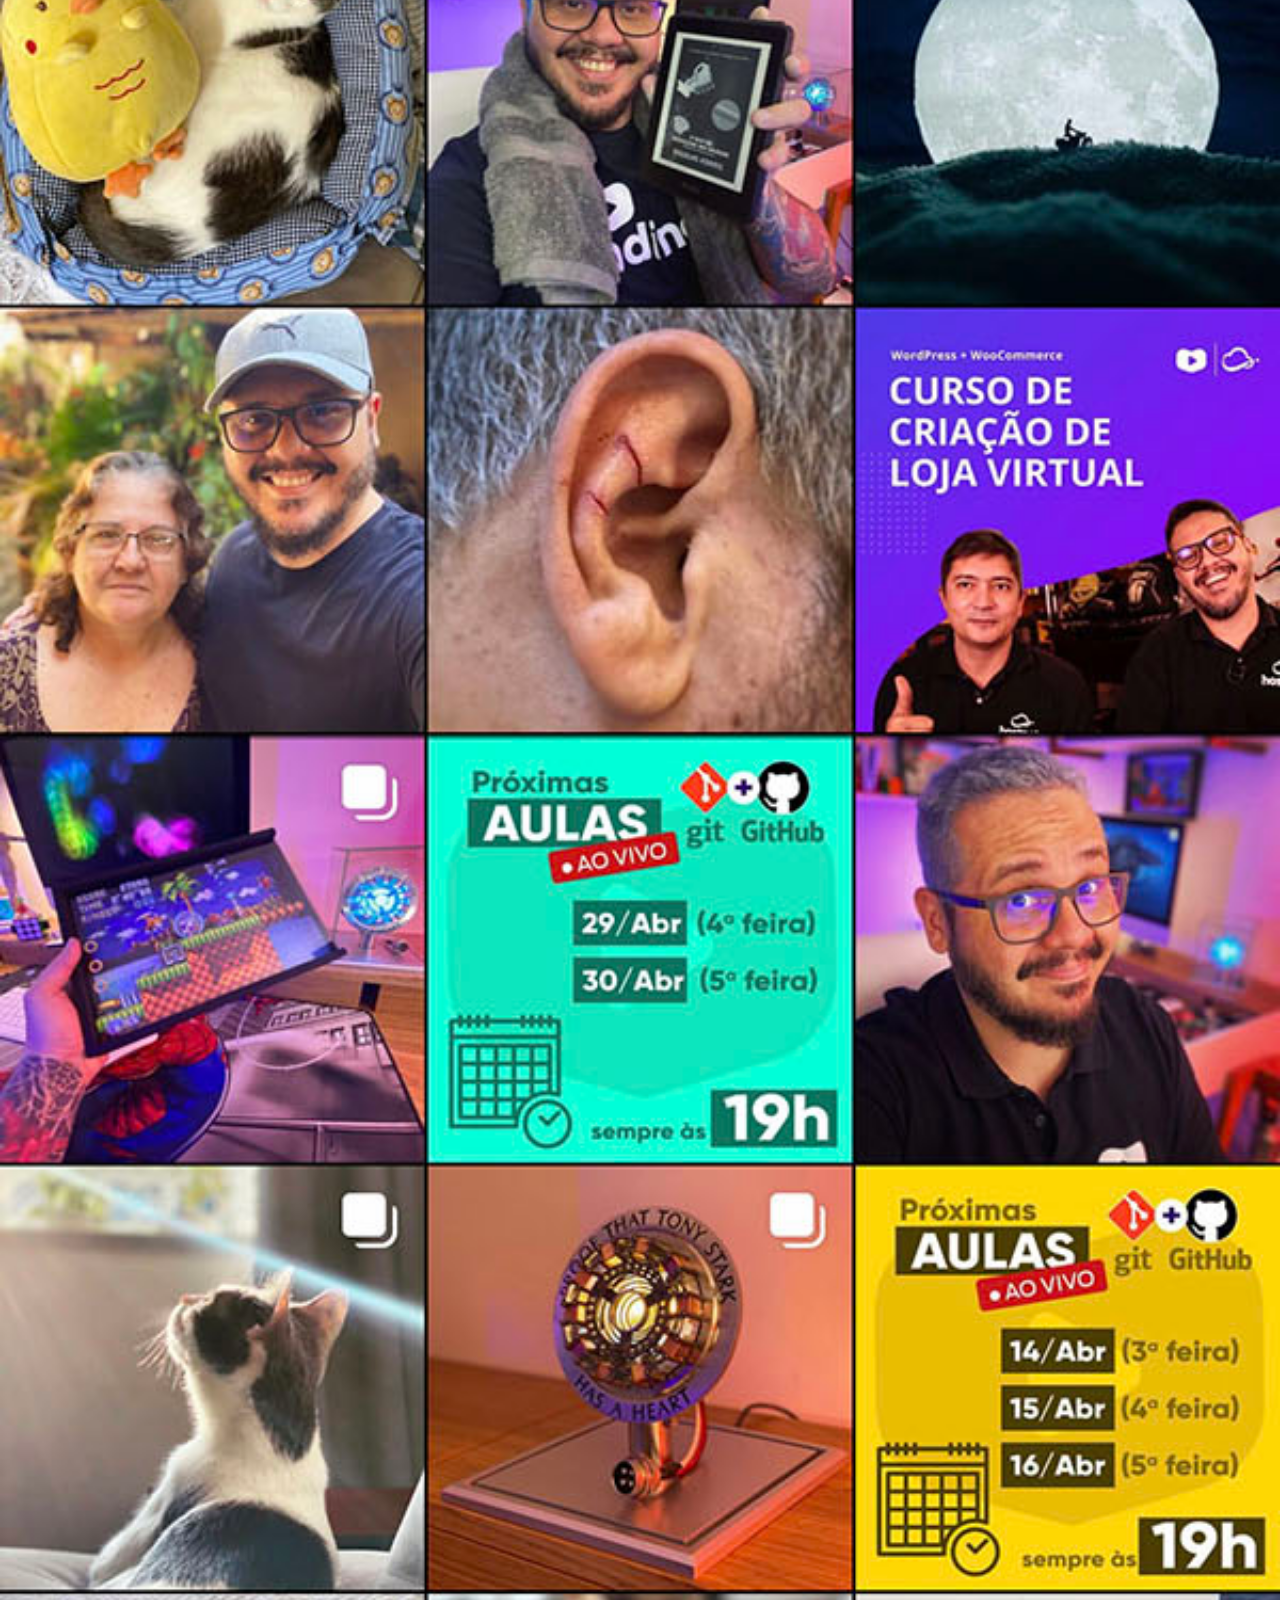
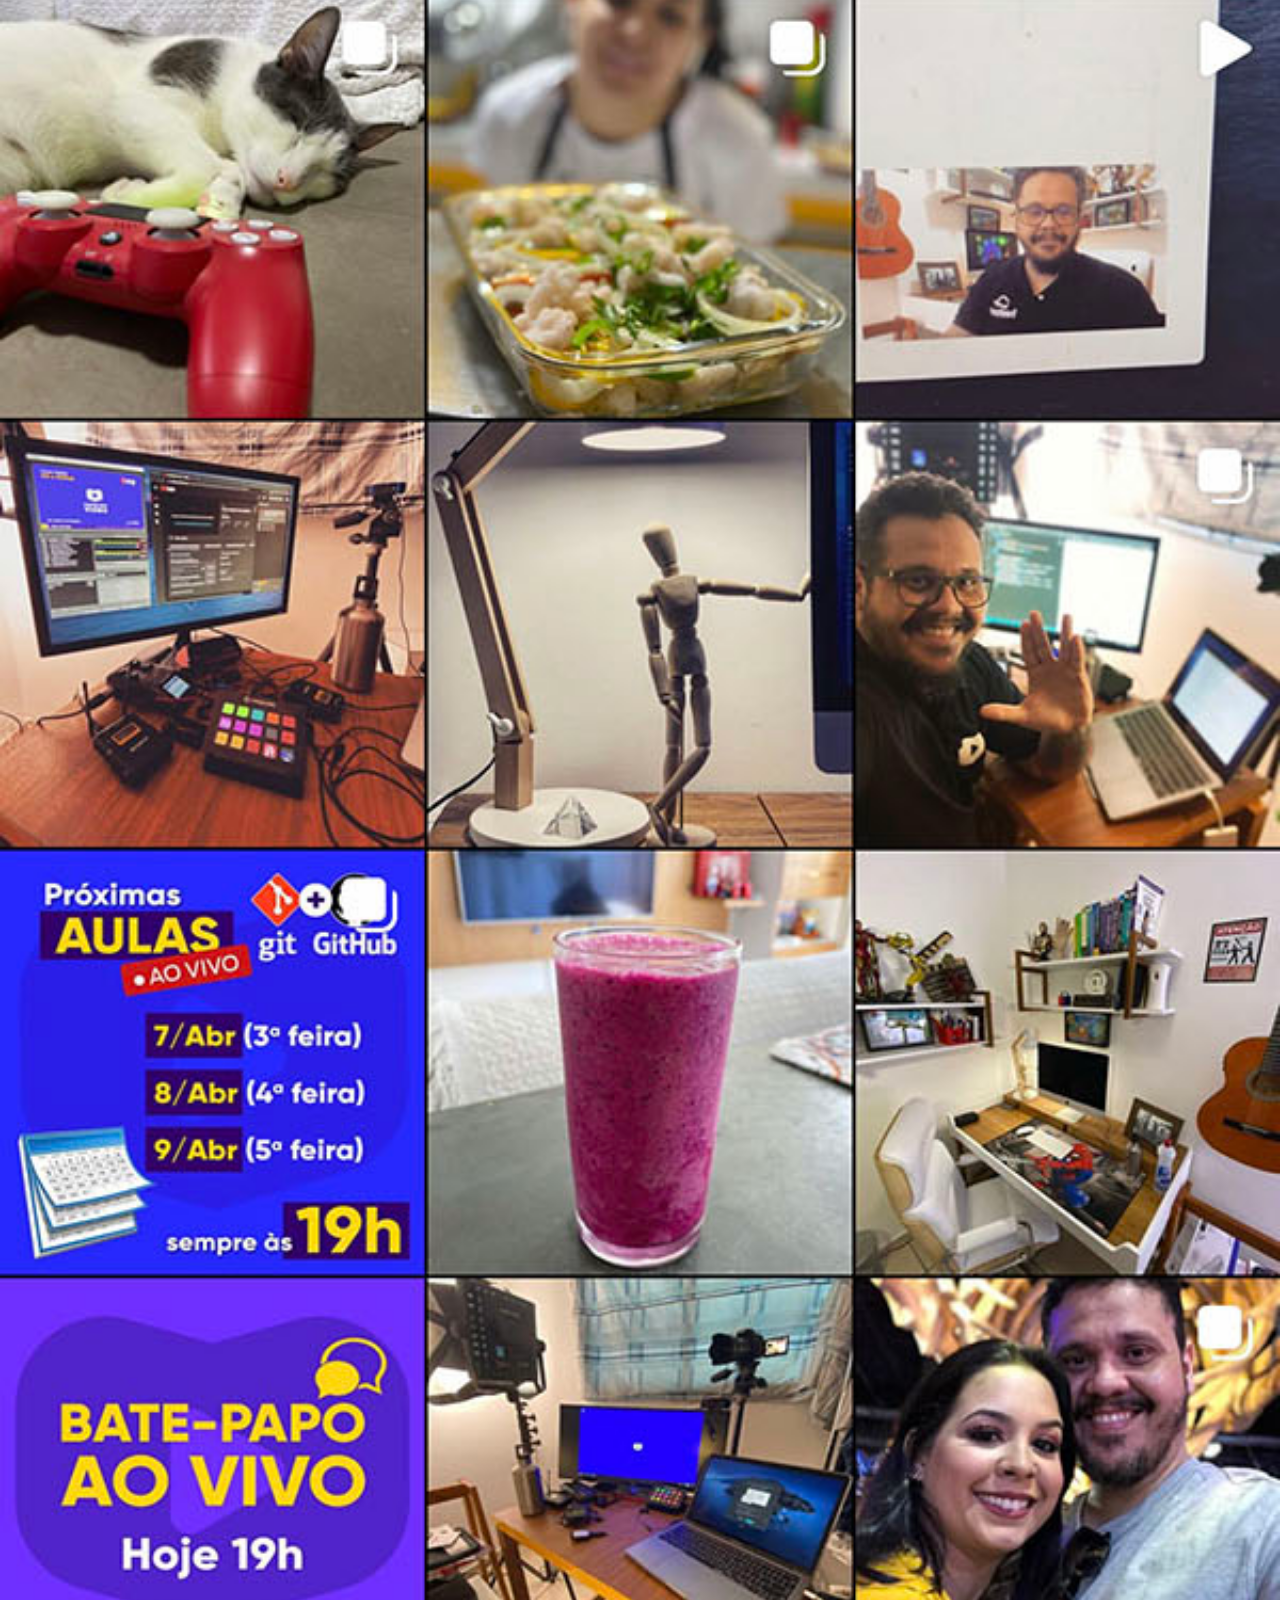
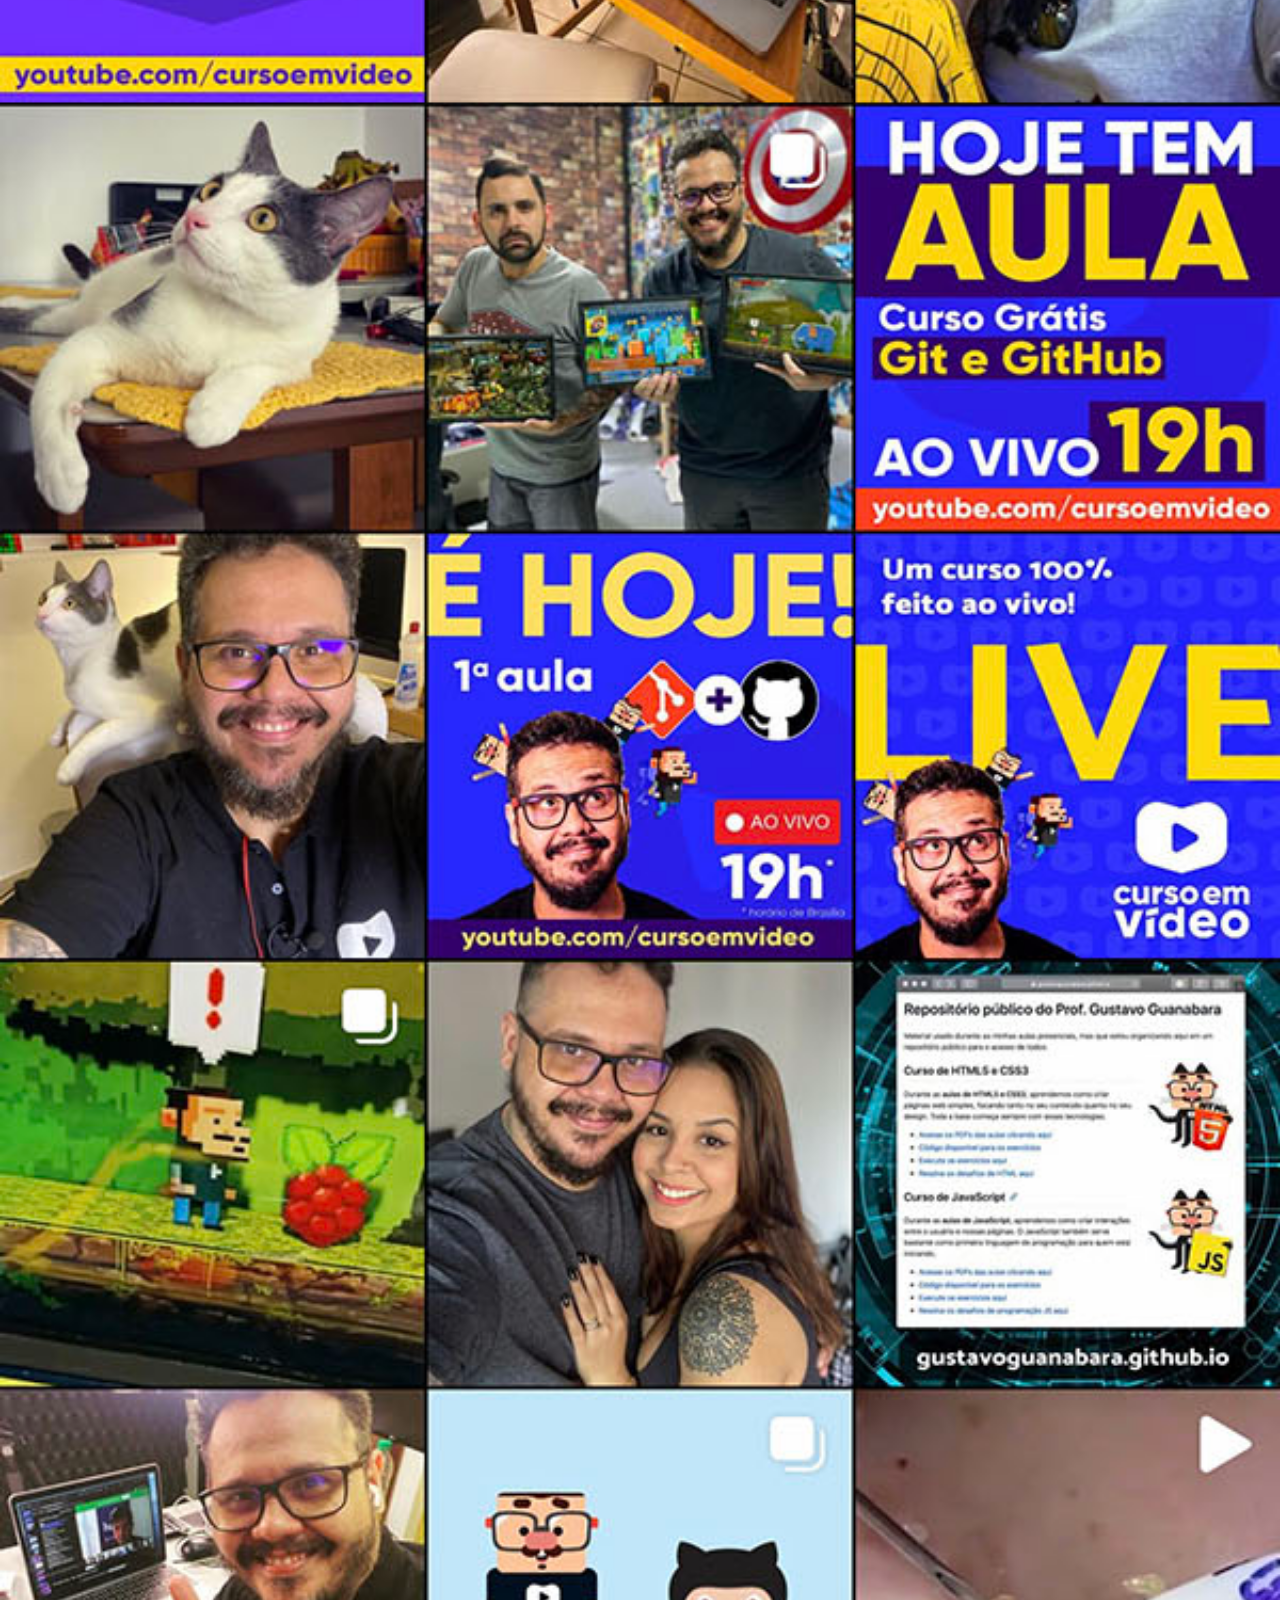
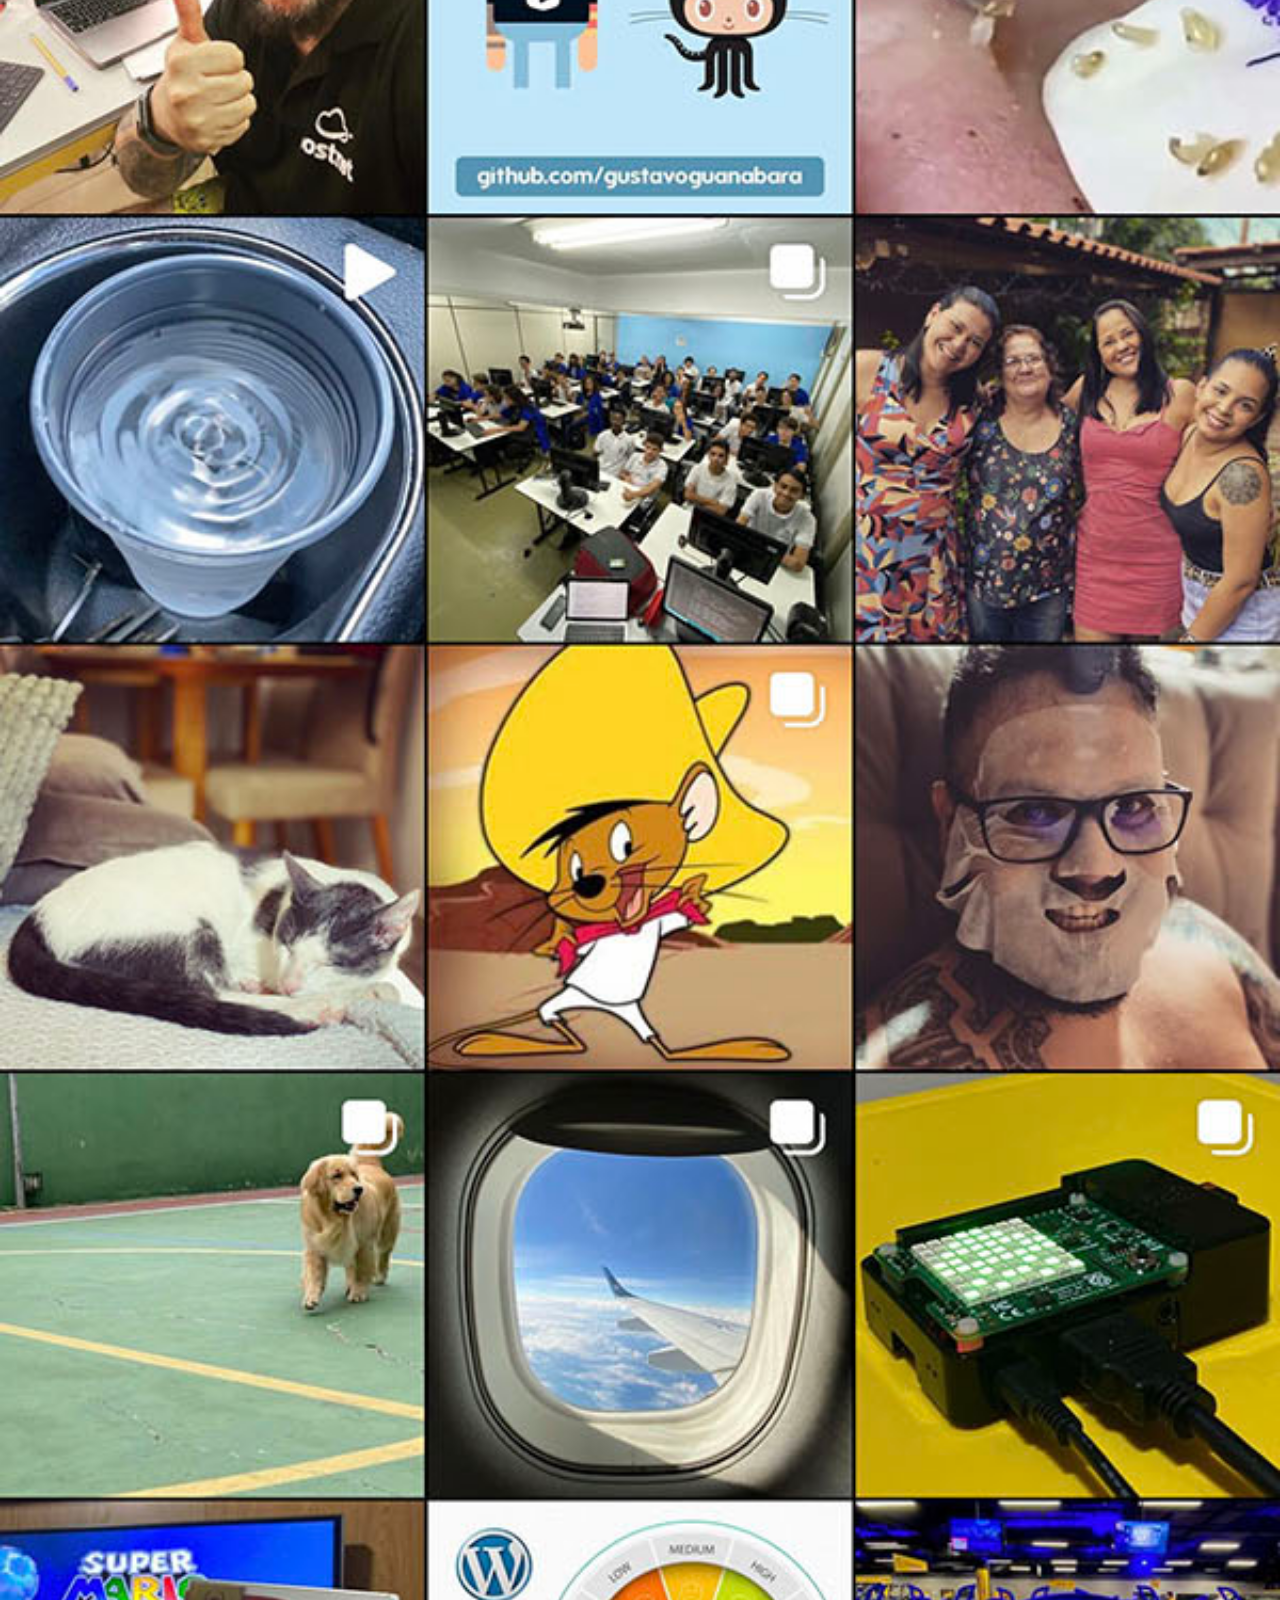
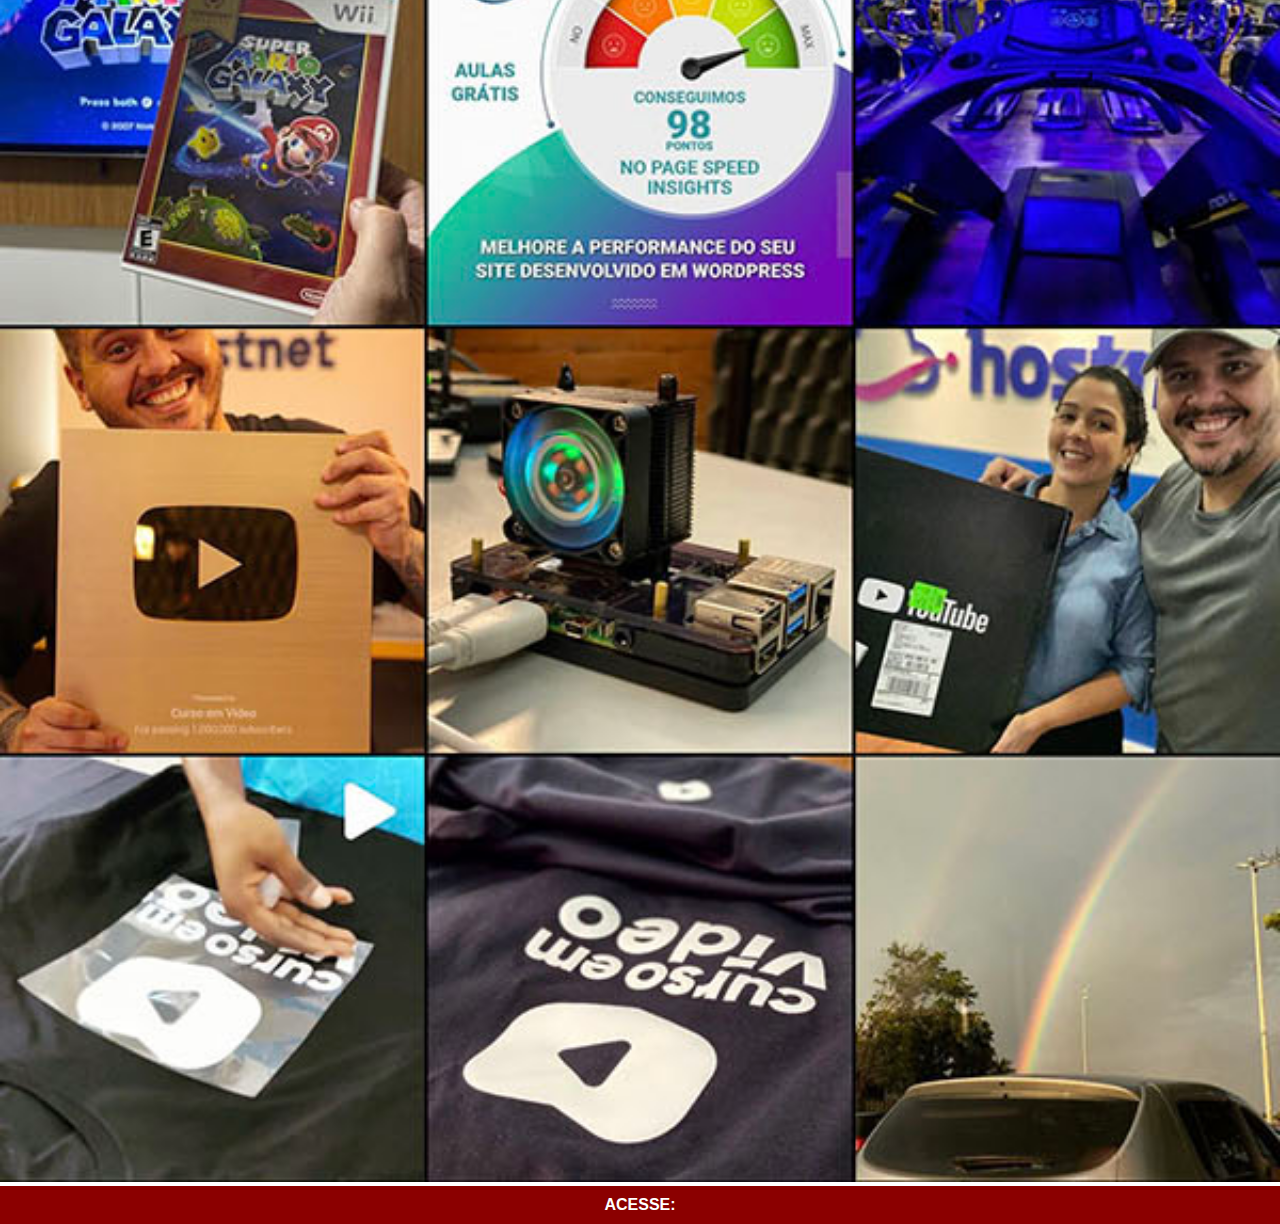
<file: instagram.html>
<!DOCTYPE html>
<html lang="pt-br">
<head>
    <meta charset="UTF-8">
    <meta http-equiv="X-UA-Compatible" content="IE=edge">
    <meta name="viewport" content="width=device-width, initial-scale=1.0">
    <title>Instagram</title>
    <style>
        *{
            margin: 0px;
            padding: 0px;
            font-family: Arial, Helvetica, sans-serif;
        }
        ::-webkit-scrollbar{
            width: 5px;
            height: 5px;
        }
        img{
            width: 100vw;
        }
        a{
            display: block;
            background-color: darkred;
            color: white;
            padding: 10px;
            text-align: center;
            font-weight: bolder;
            text-decoration: none;
            
        }
        a:hover{
            background-color: red;
        }
    </style>
</head>
<body>
    <img src="imagens/tela-instagram.jpg" alt="">
    <a href="https://instagram.com/gustavoguanabara" target="_blank">ACESSE:</a>
</body>
</html>
</file>
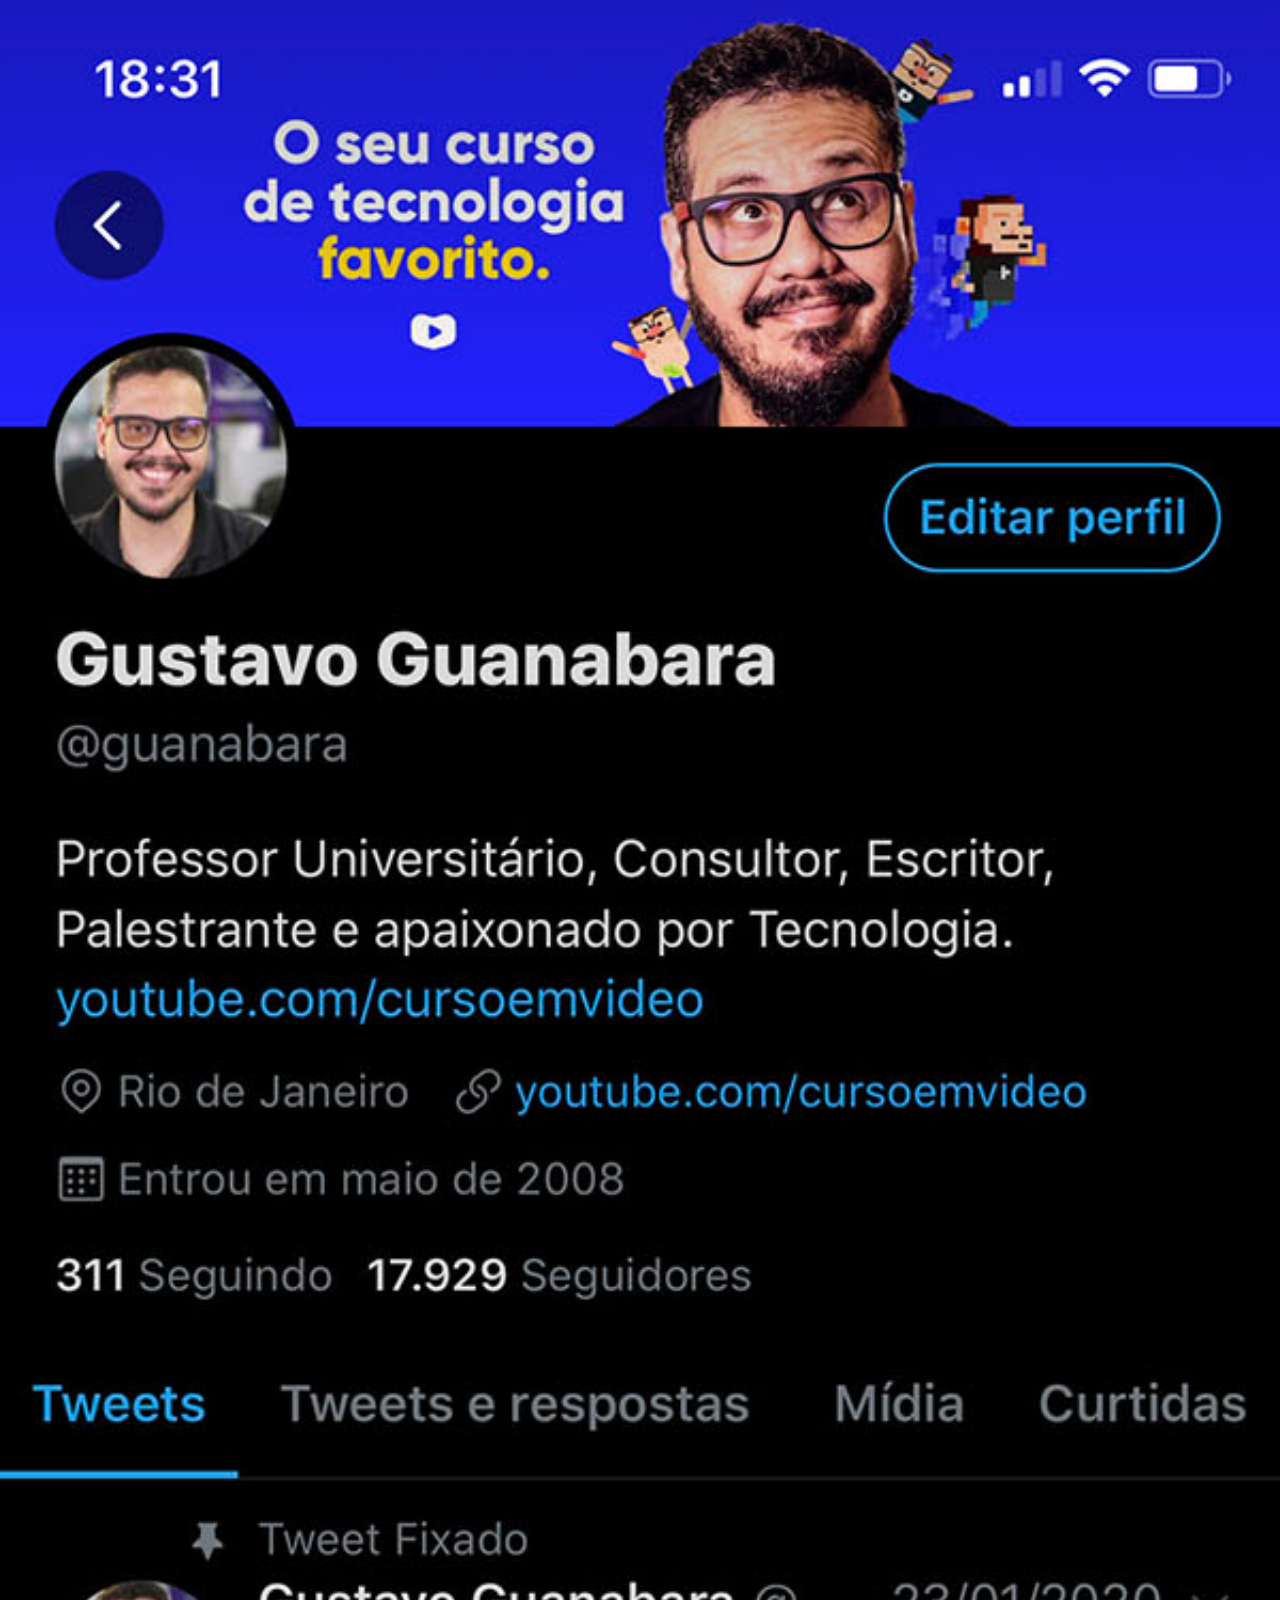
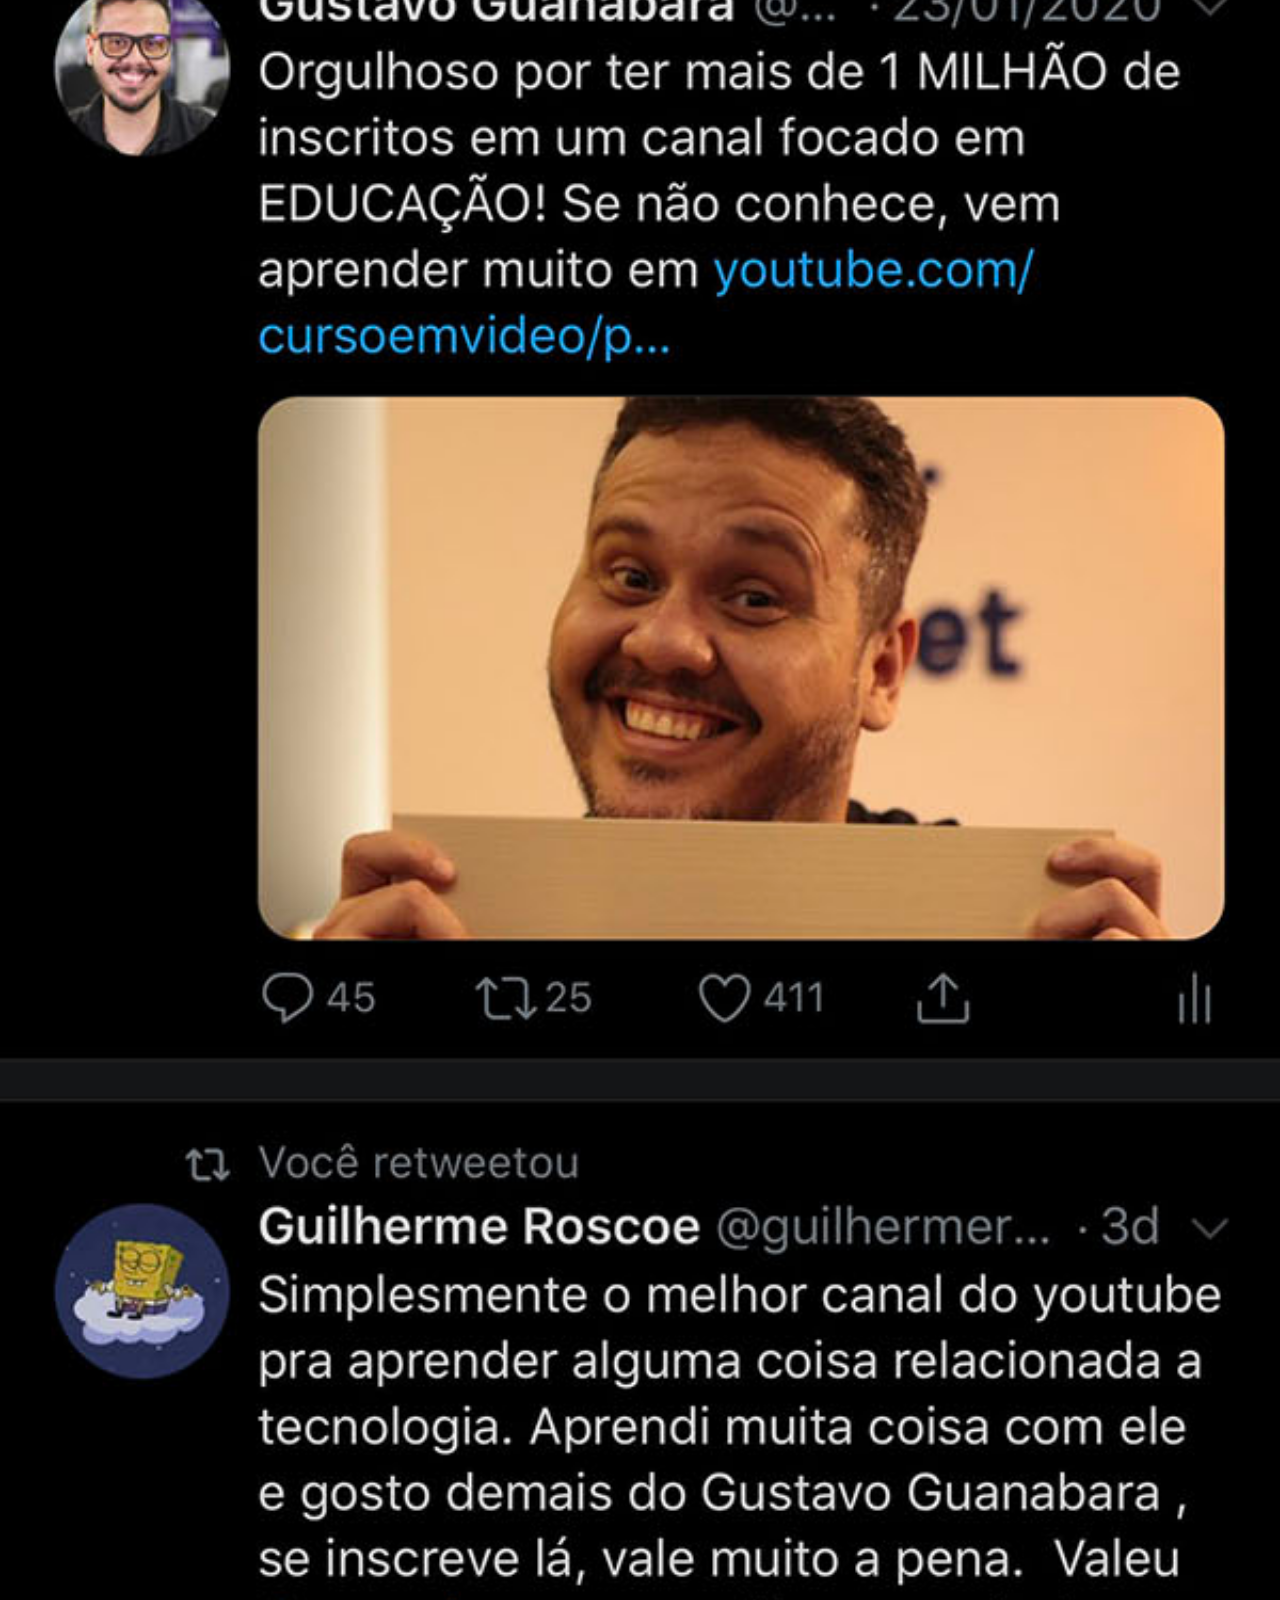
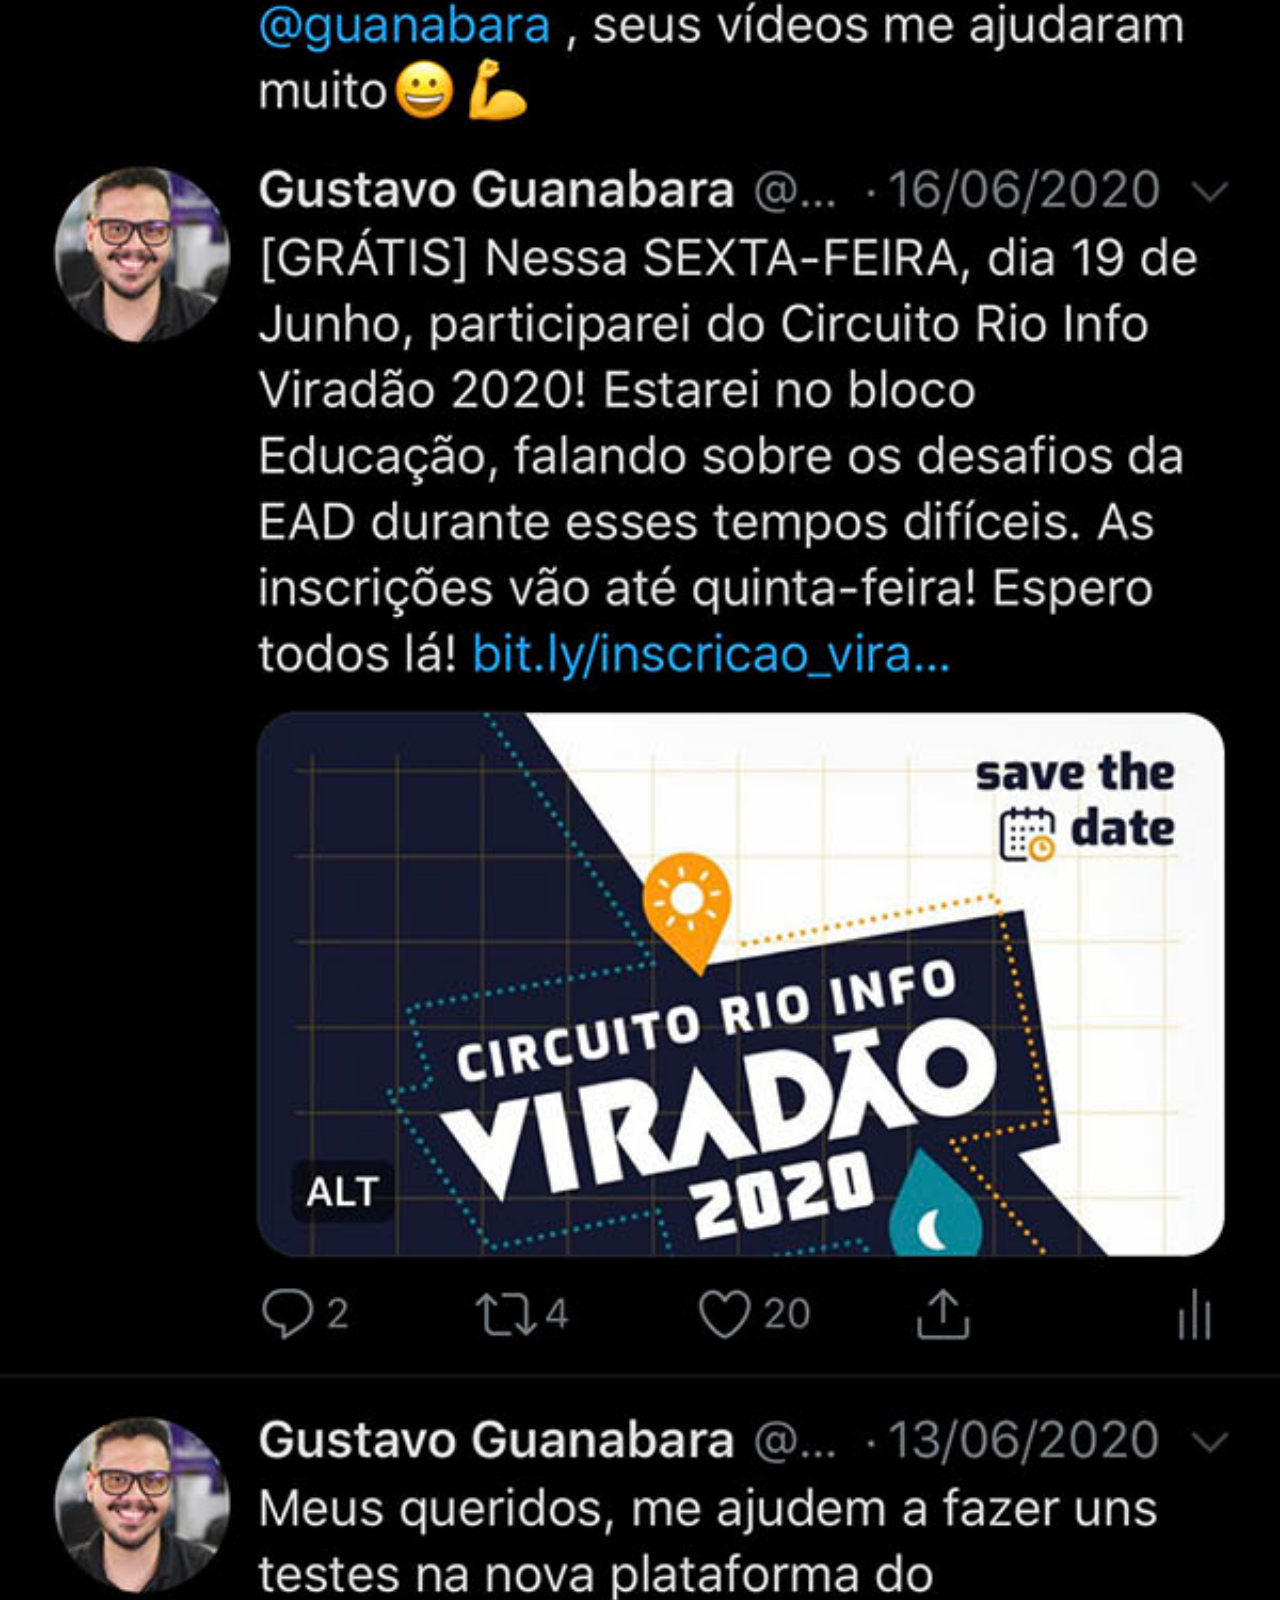
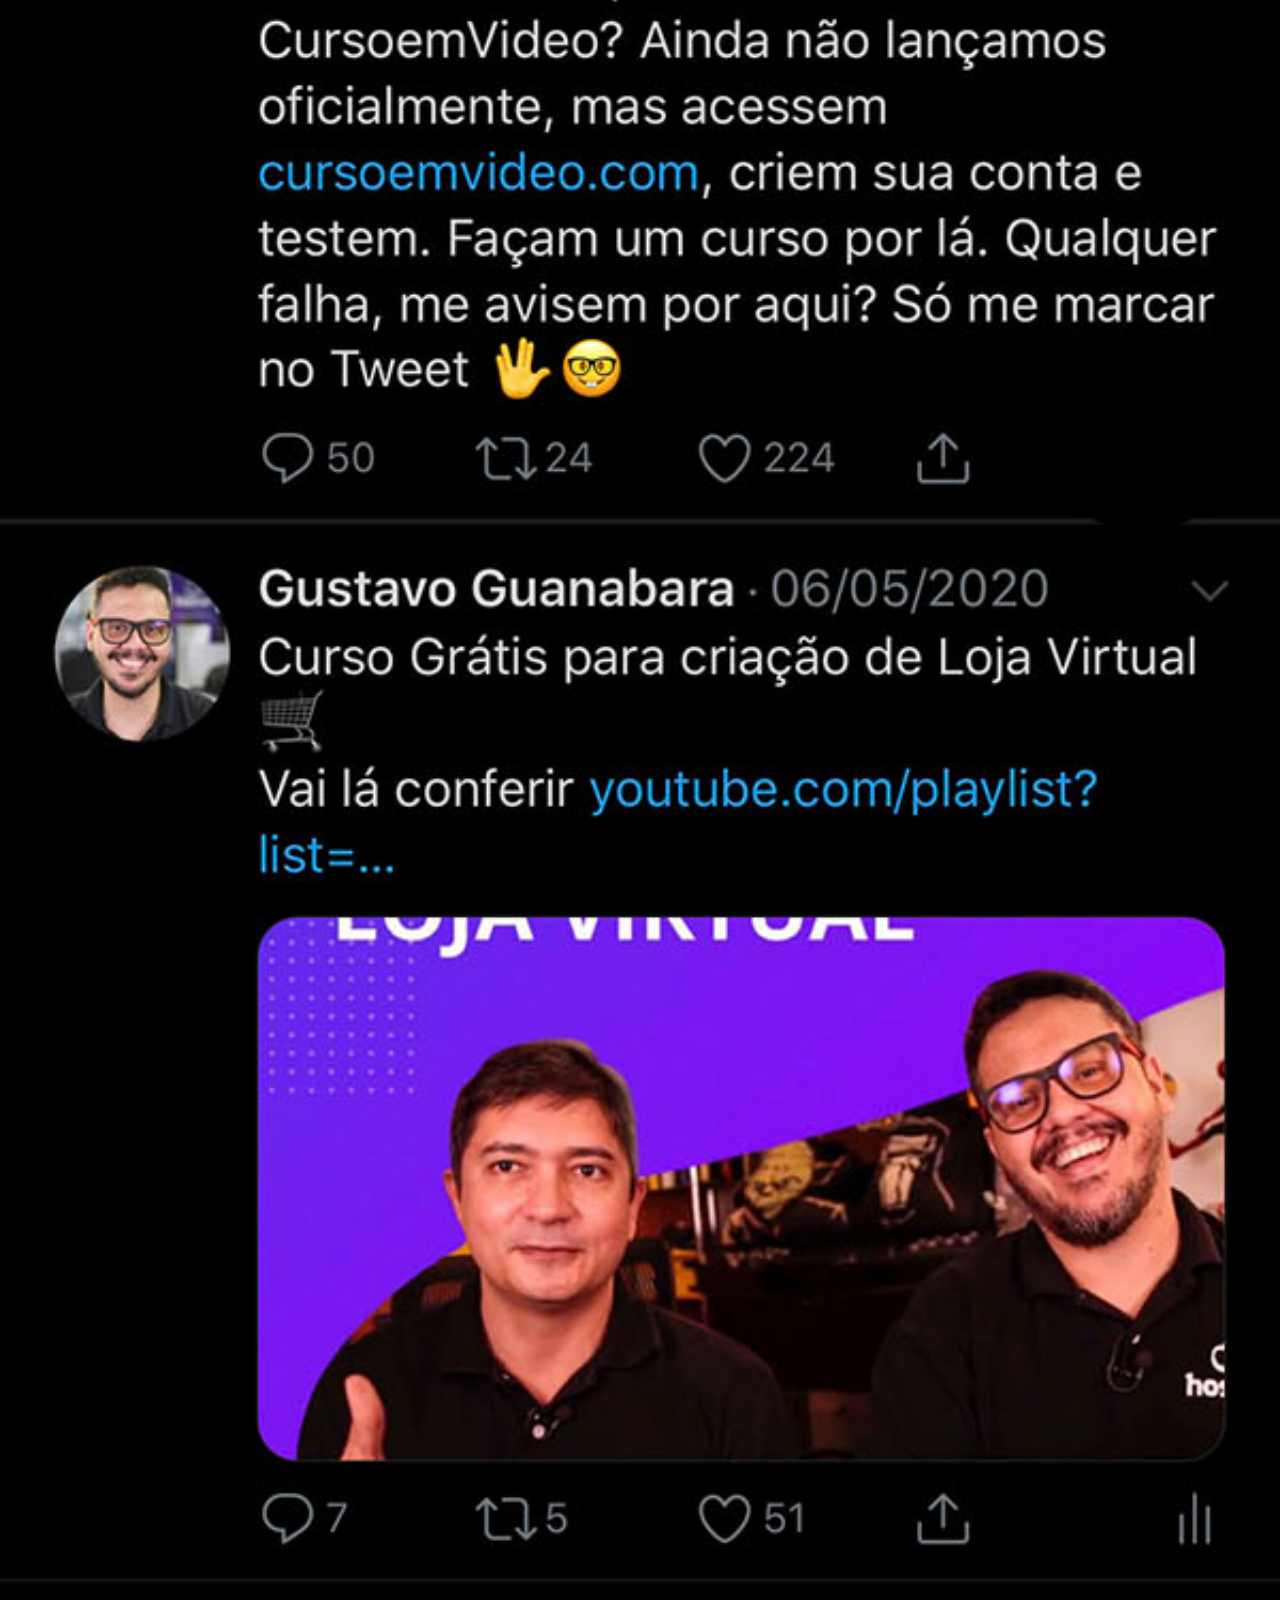
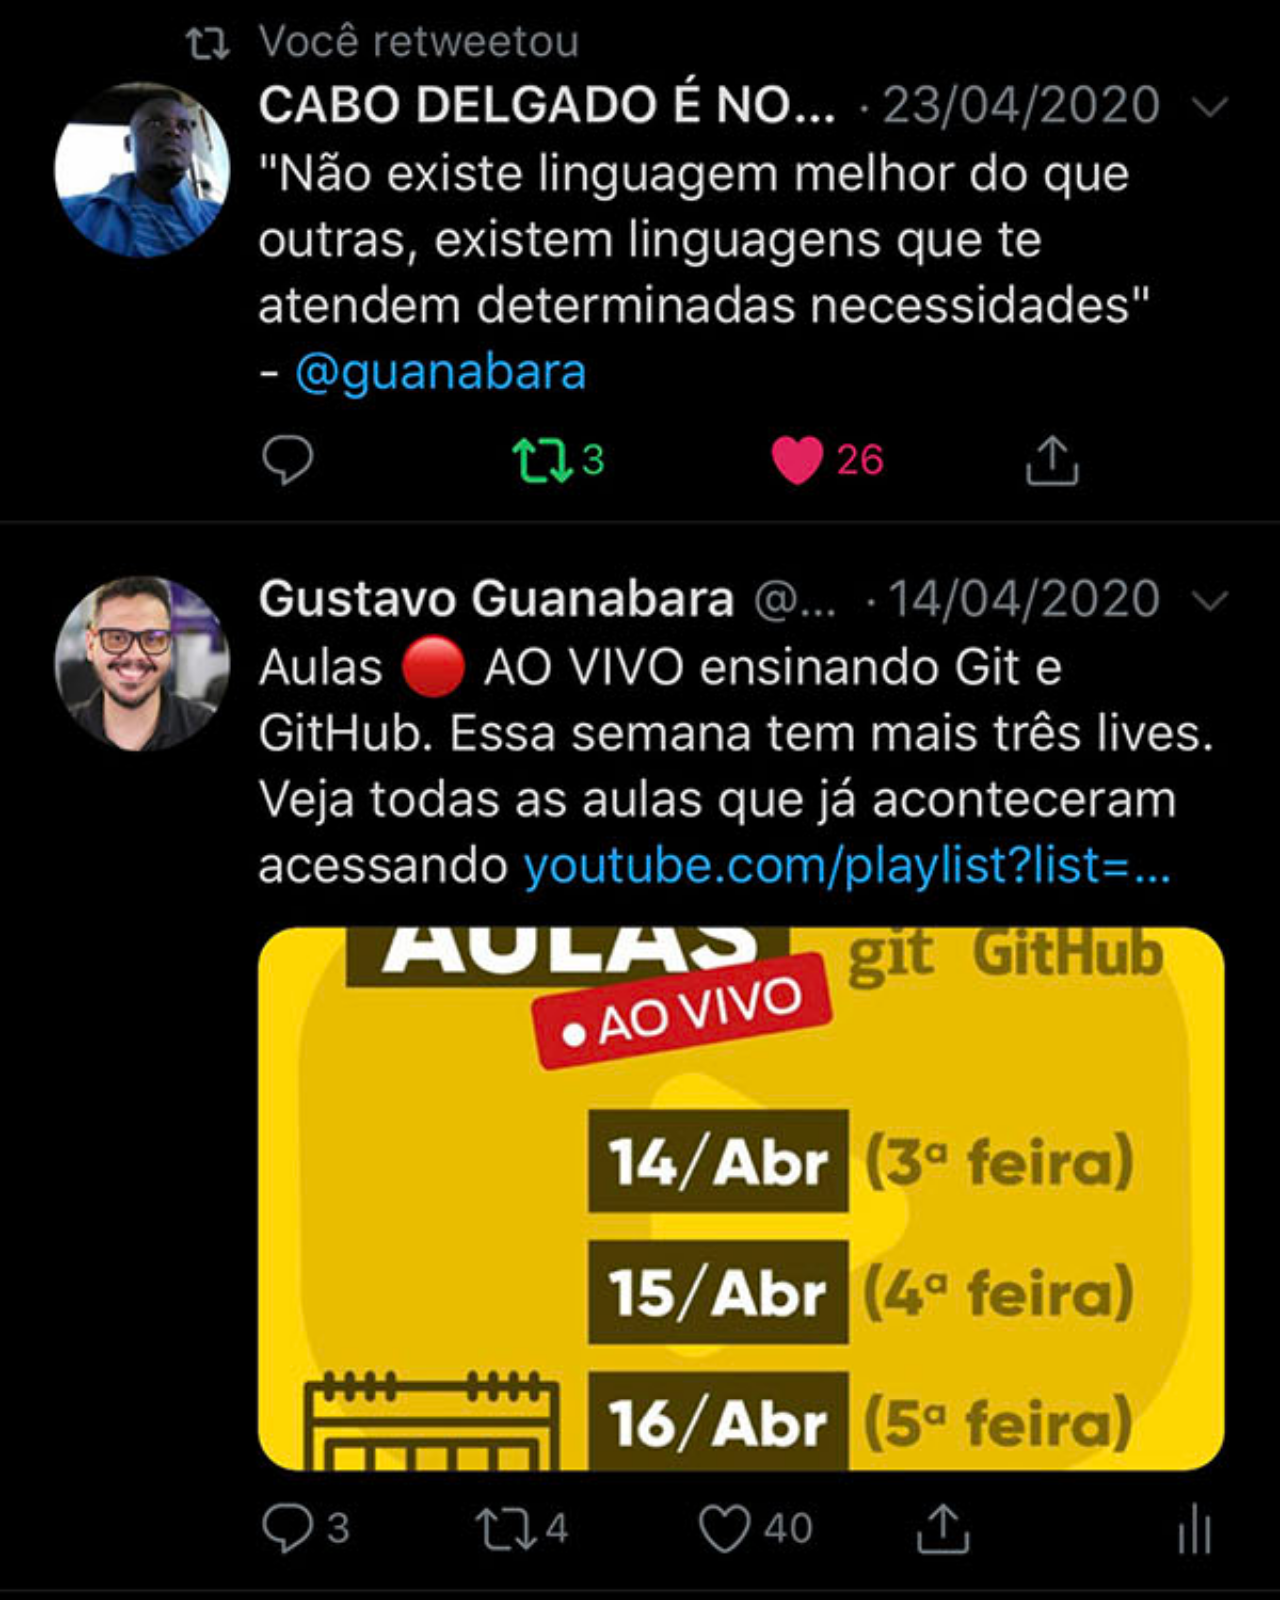
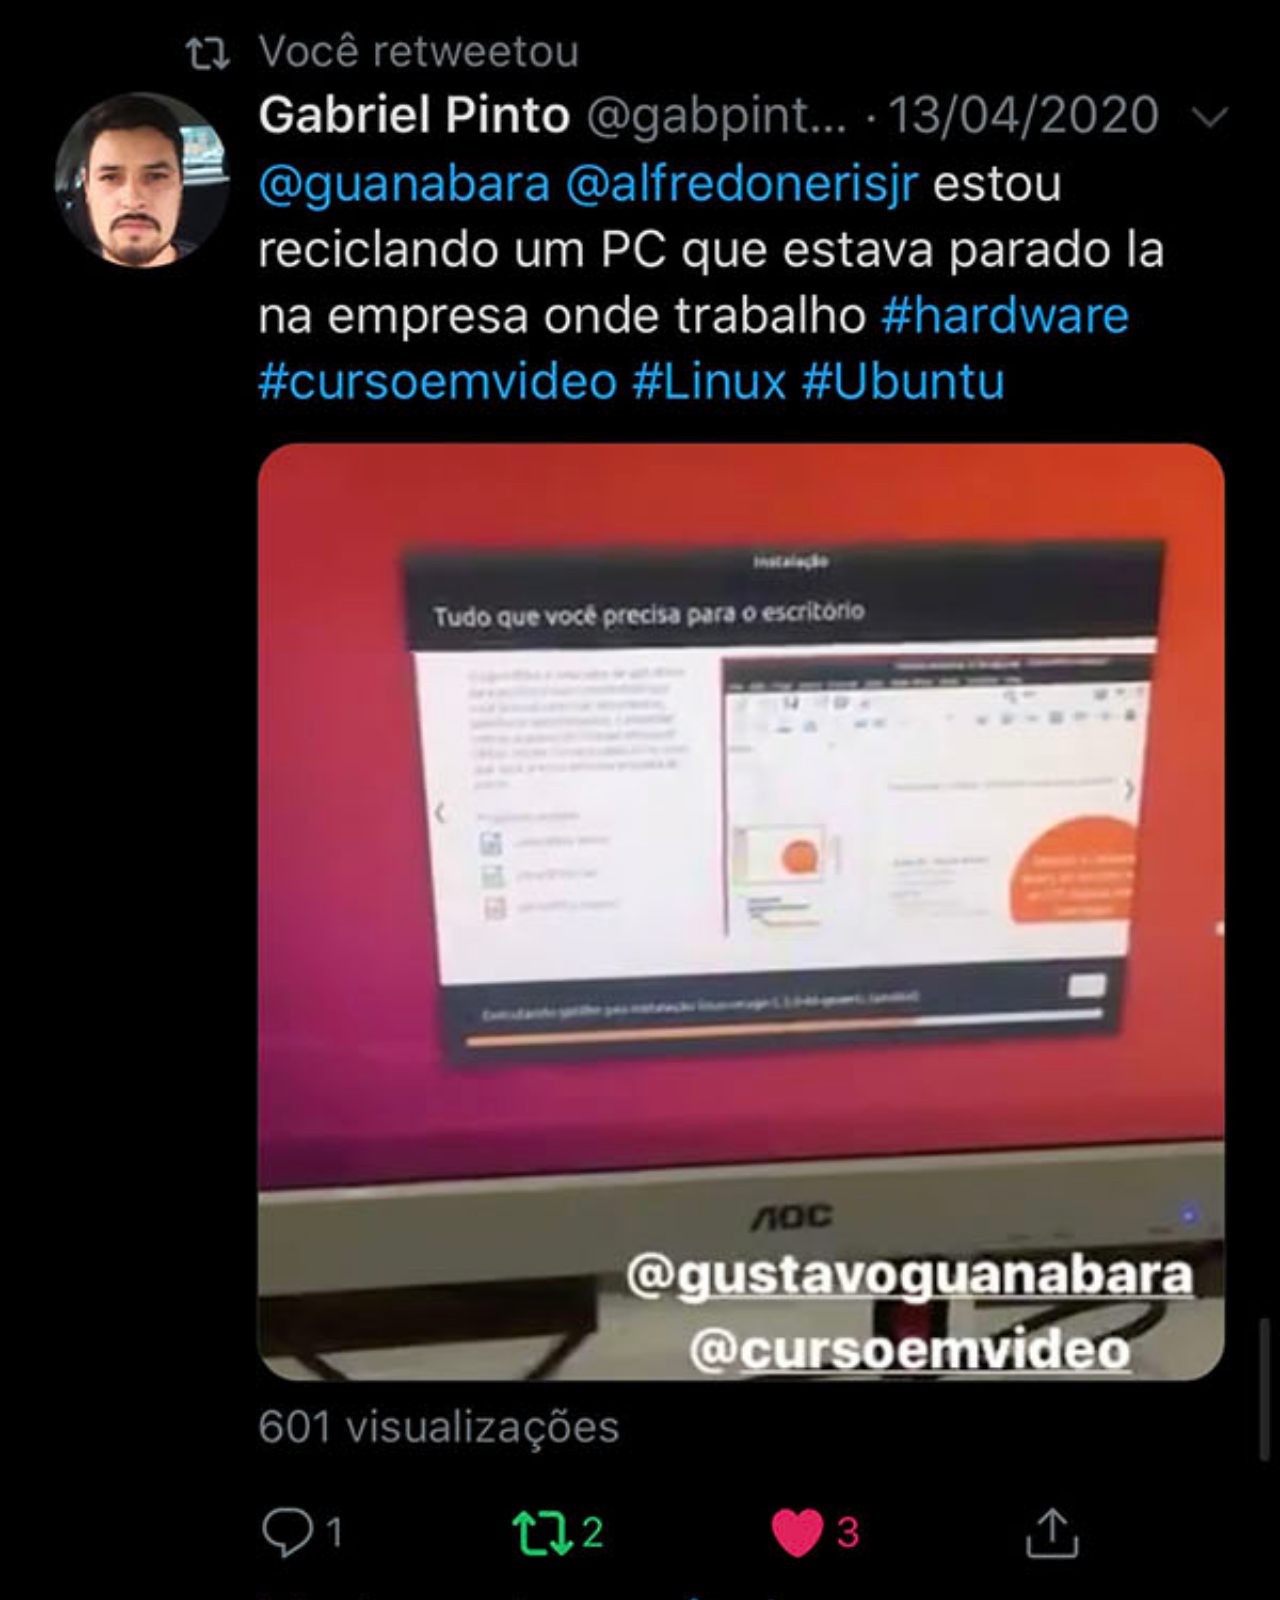
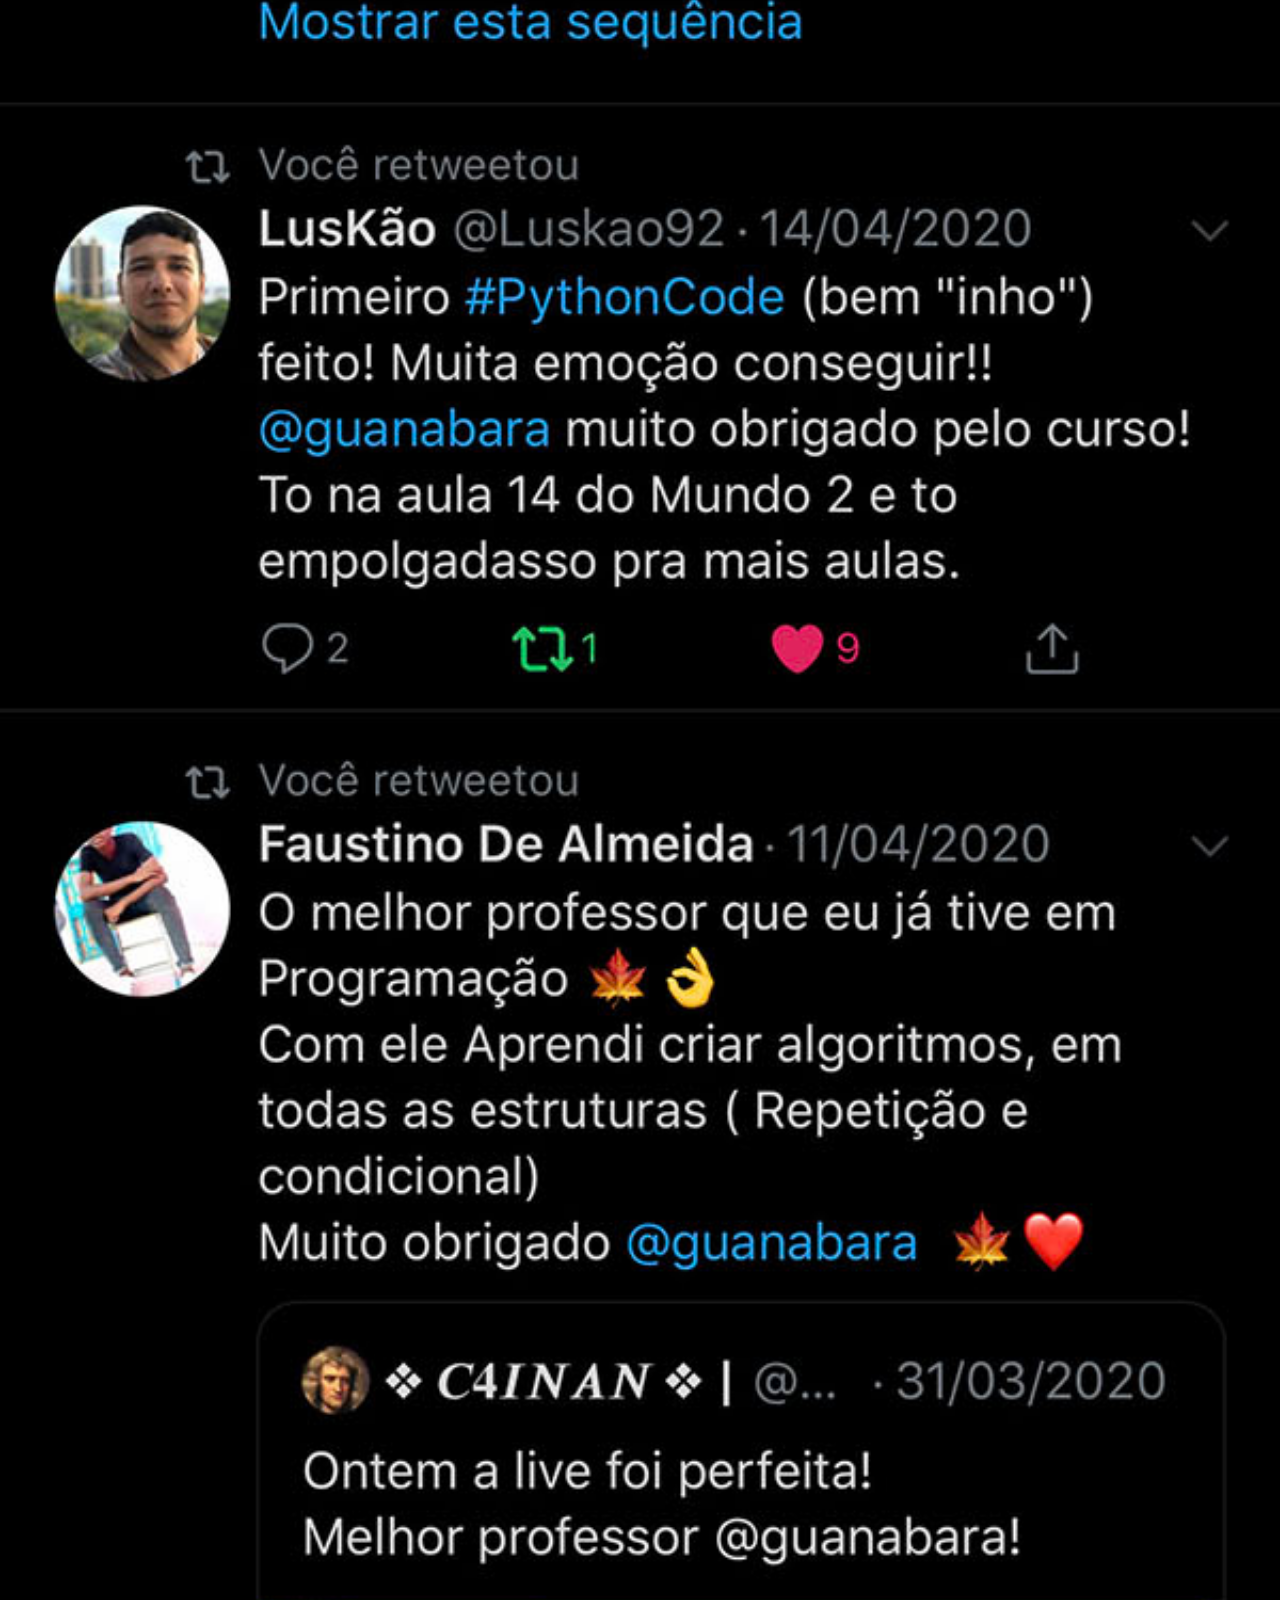
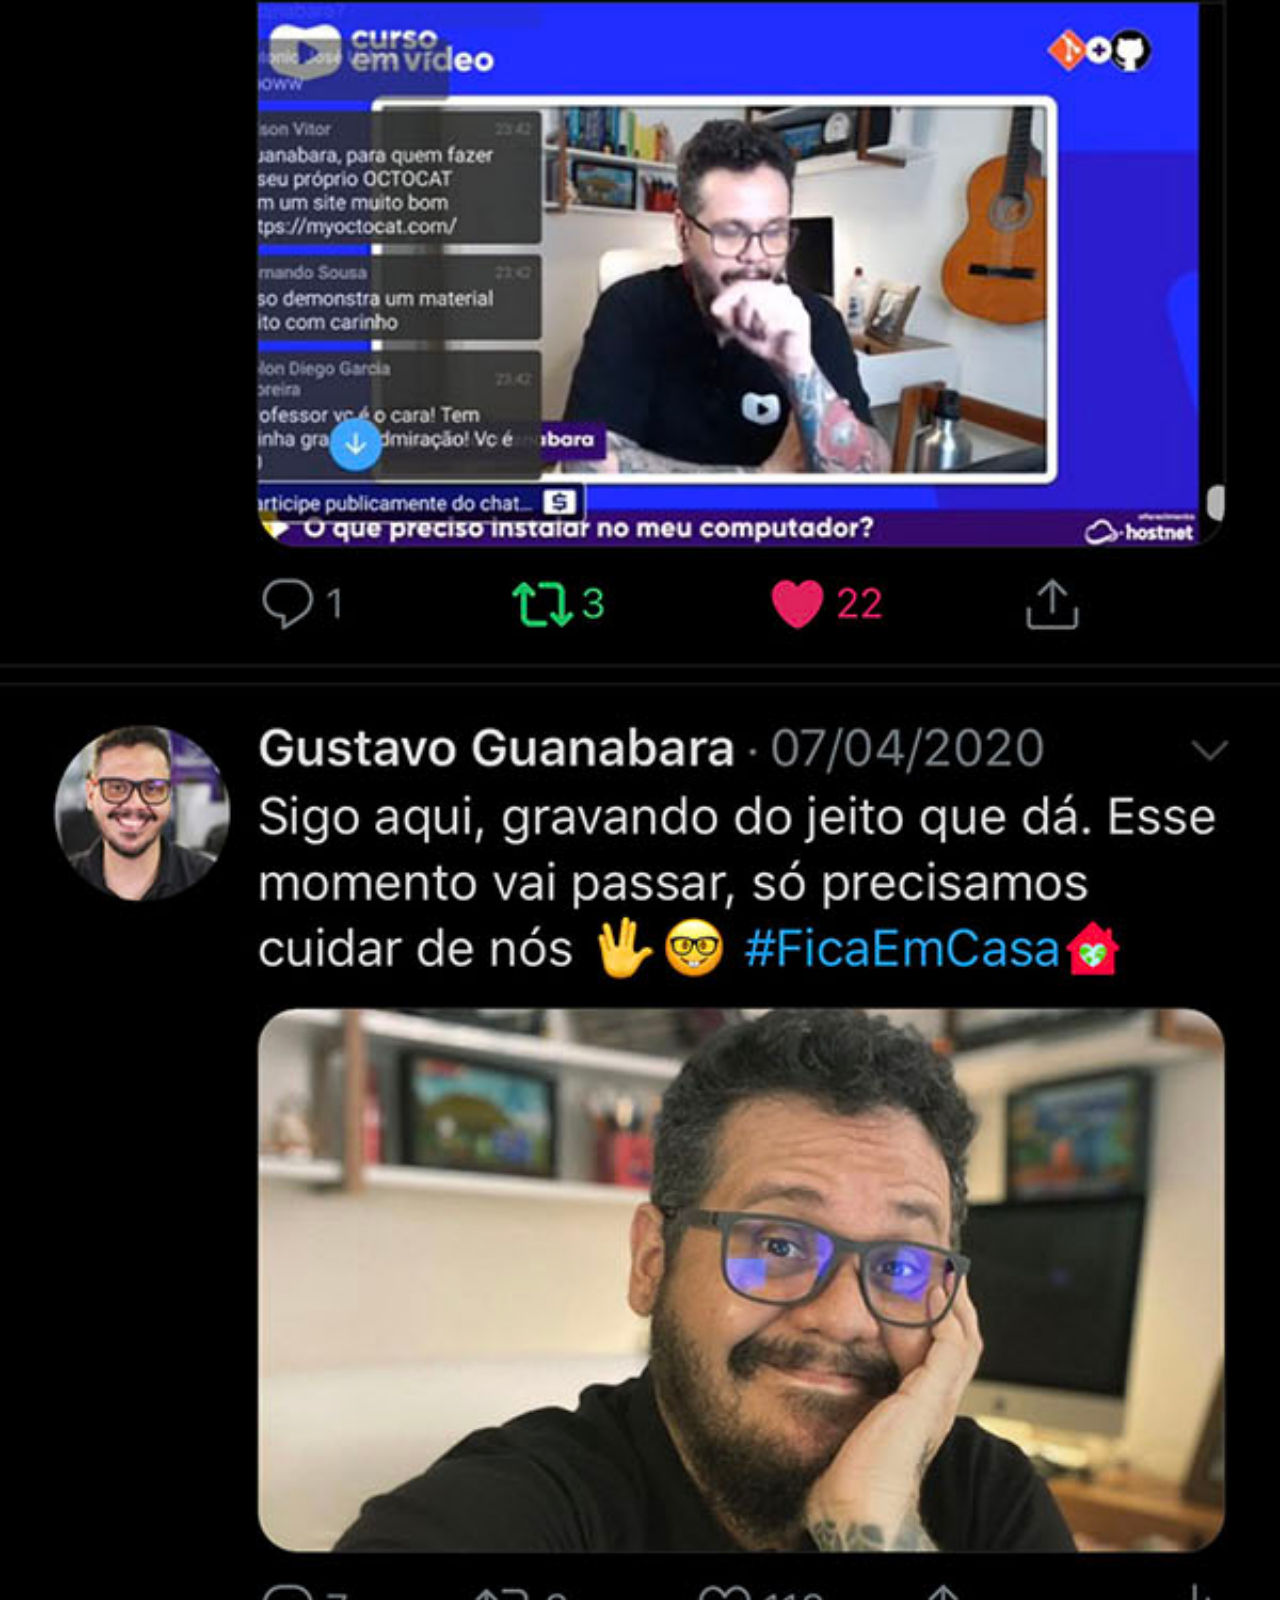
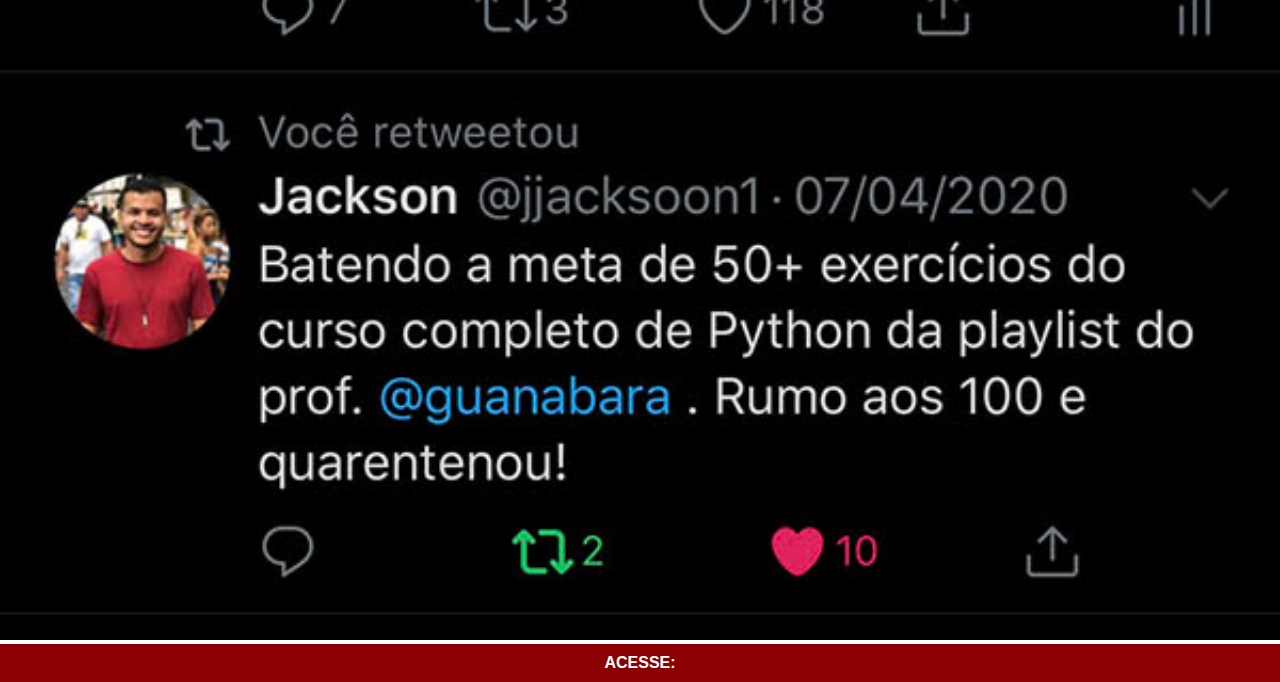
<file: twitter.html>
<!DOCTYPE html>
<html lang="pt-br">
<head>
    <meta charset="UTF-8">
    <meta http-equiv="X-UA-Compatible" content="IE=edge">
    <meta name="viewport" content="width=device-width, initial-scale=1.0">
    <title>Twitter</title>
    <style>
        *{
            margin: 0px;
            padding: 0px;
            font-family: Arial, Helvetica, sans-serif;
        }
        ::-webkit-scrollbar{
            width: 1px;
            height: 1px;
        }
        img{
            width: 100vw;
        }
        a{
            display: block;
            background-color: darkred;
            color: white;
            padding: 10px;
            text-align: center;
            font-weight: bolder;
            text-decoration: none;
            
        }
        a:hover{
            background-color: red;
        }
    </style>
</head>
<body>
    <img src="../imagens/tela-twitter.jpg" alt="">
    <a href="https://github.com/gustavoguanabara" target="_blank">ACESSE:</a>
</body>
</html>
</file>
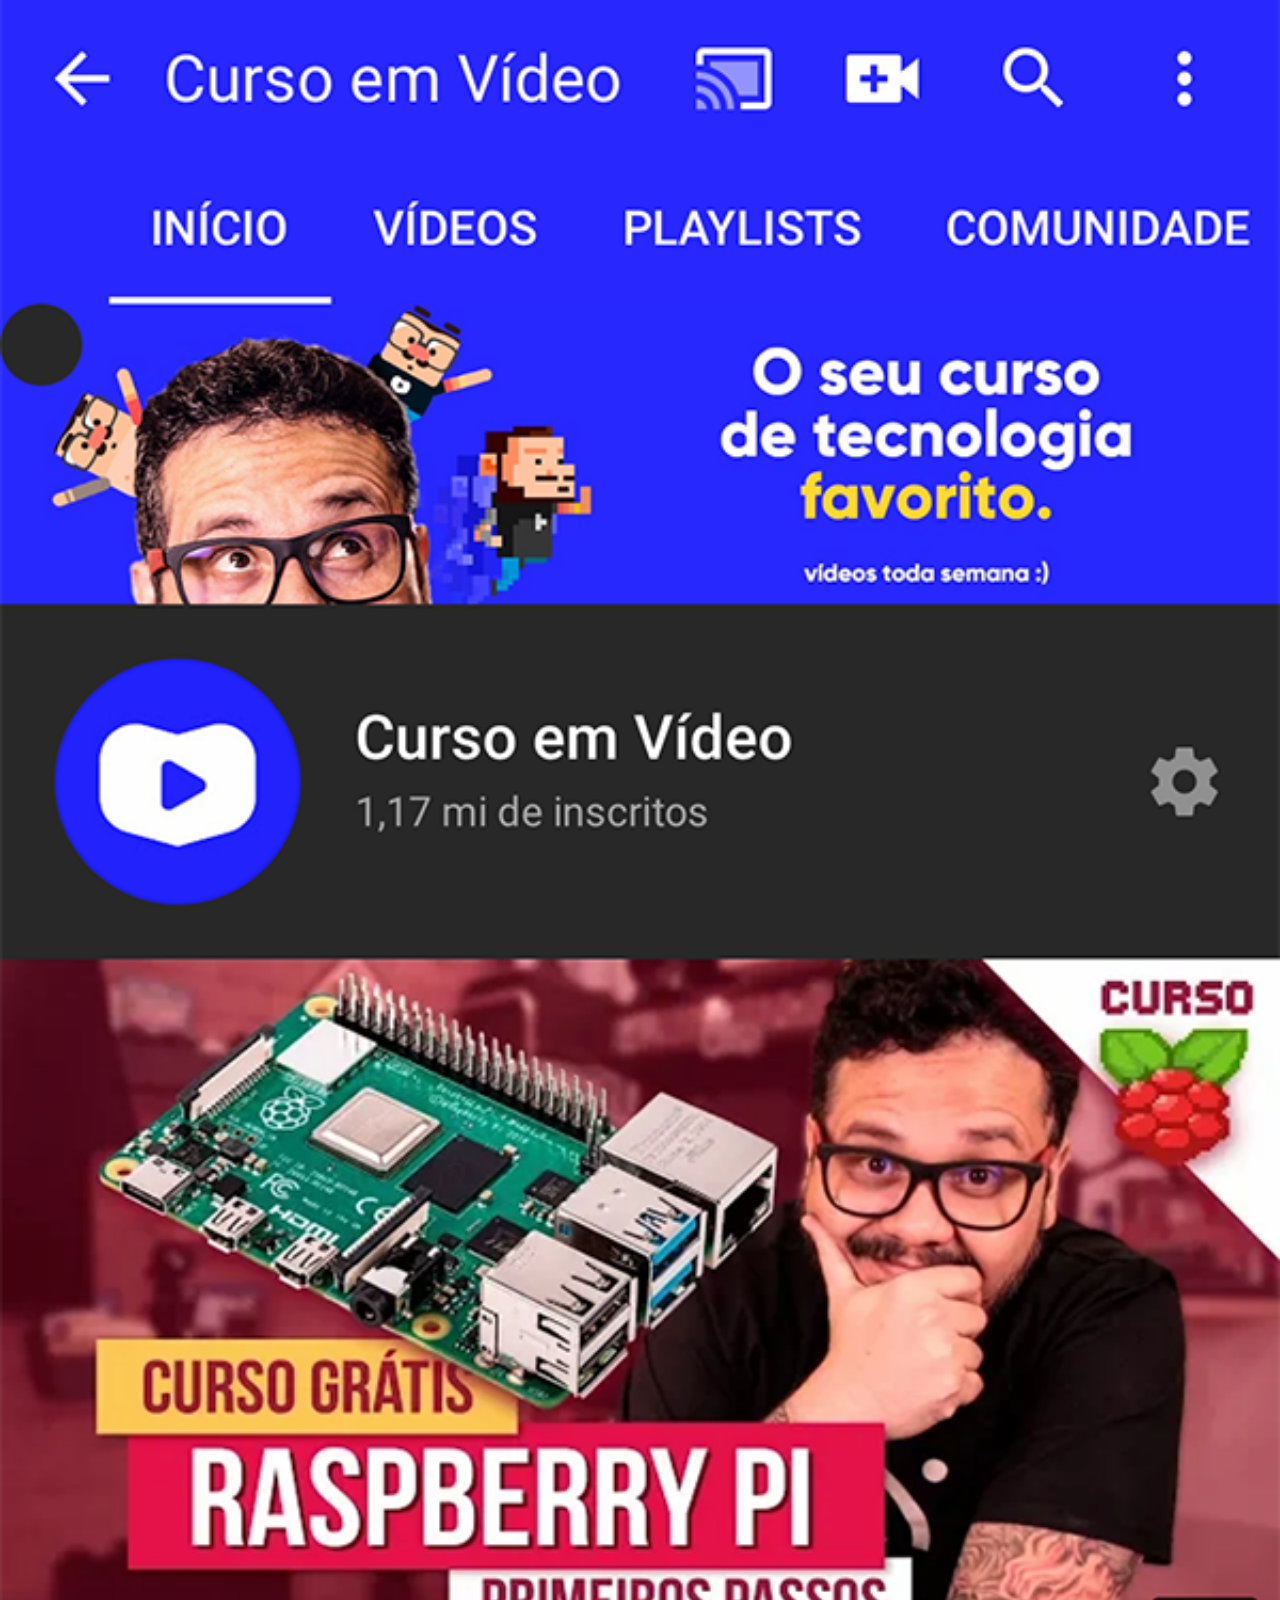
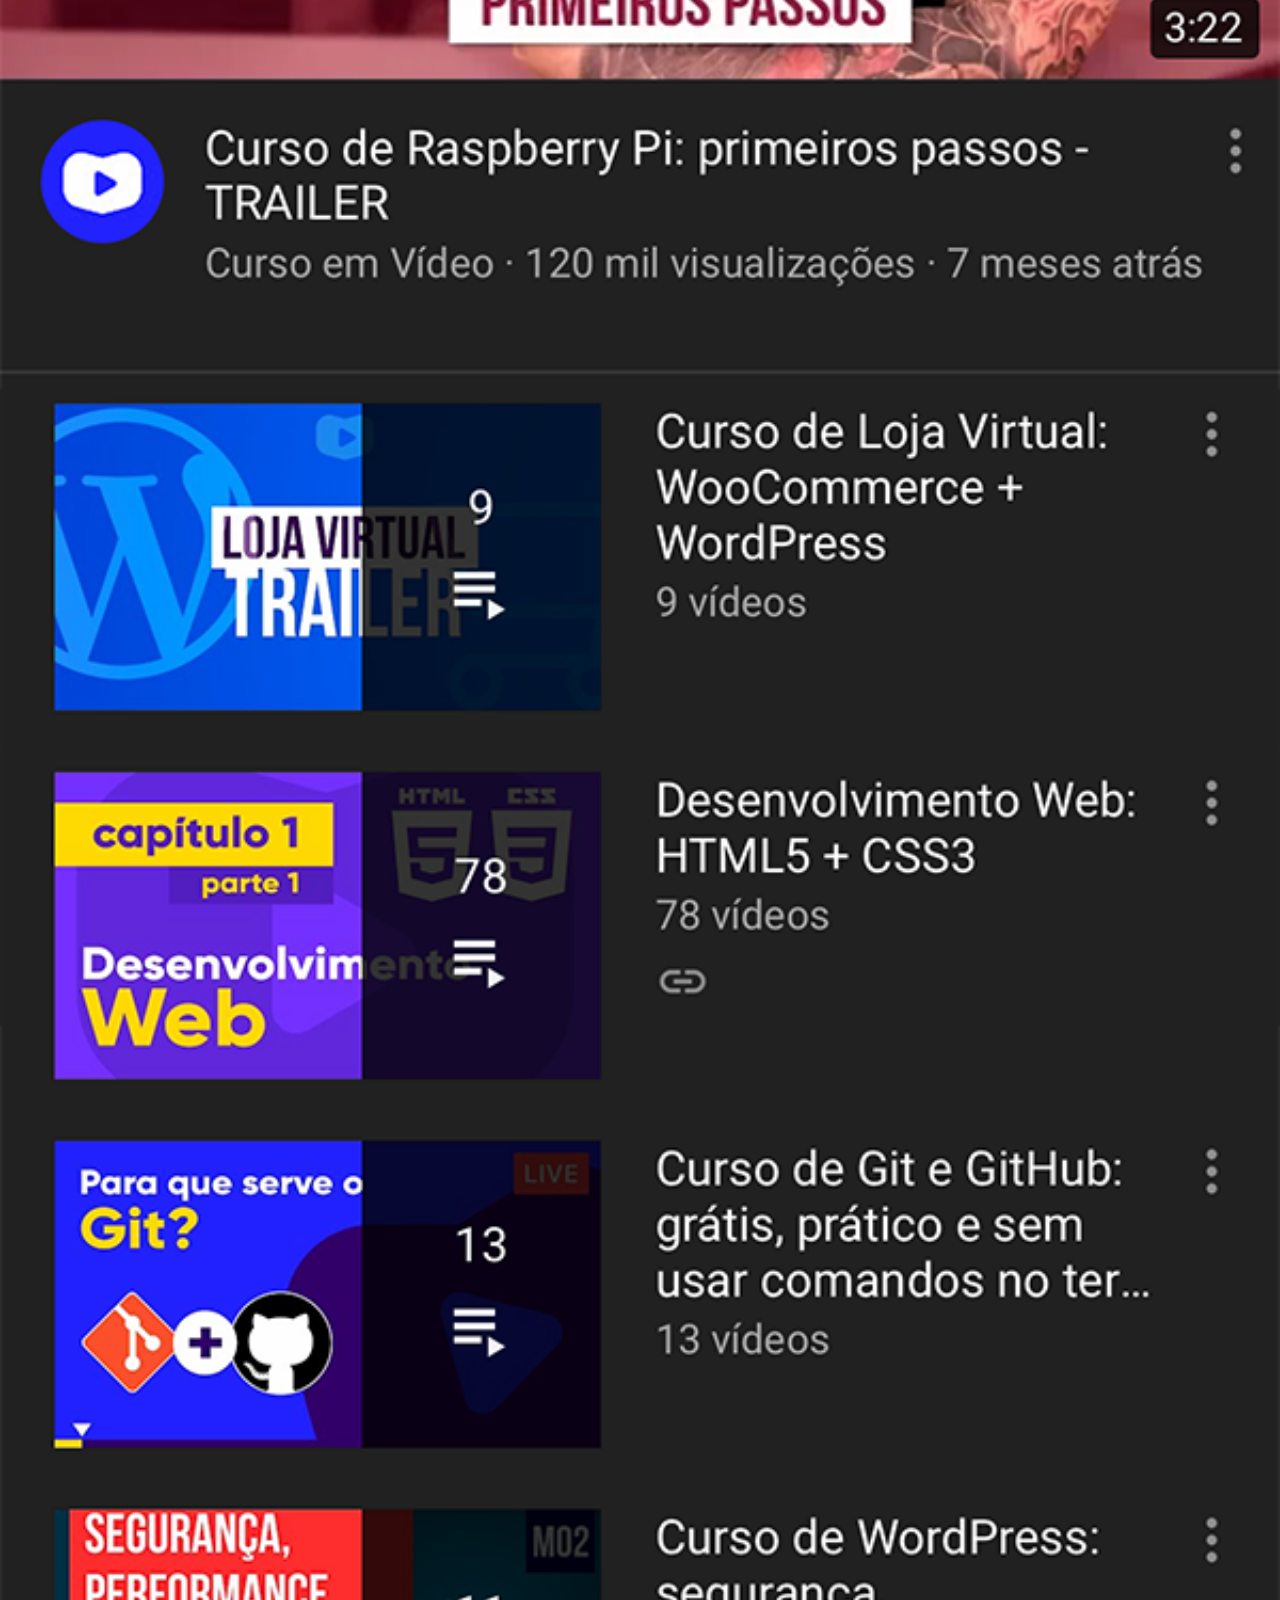
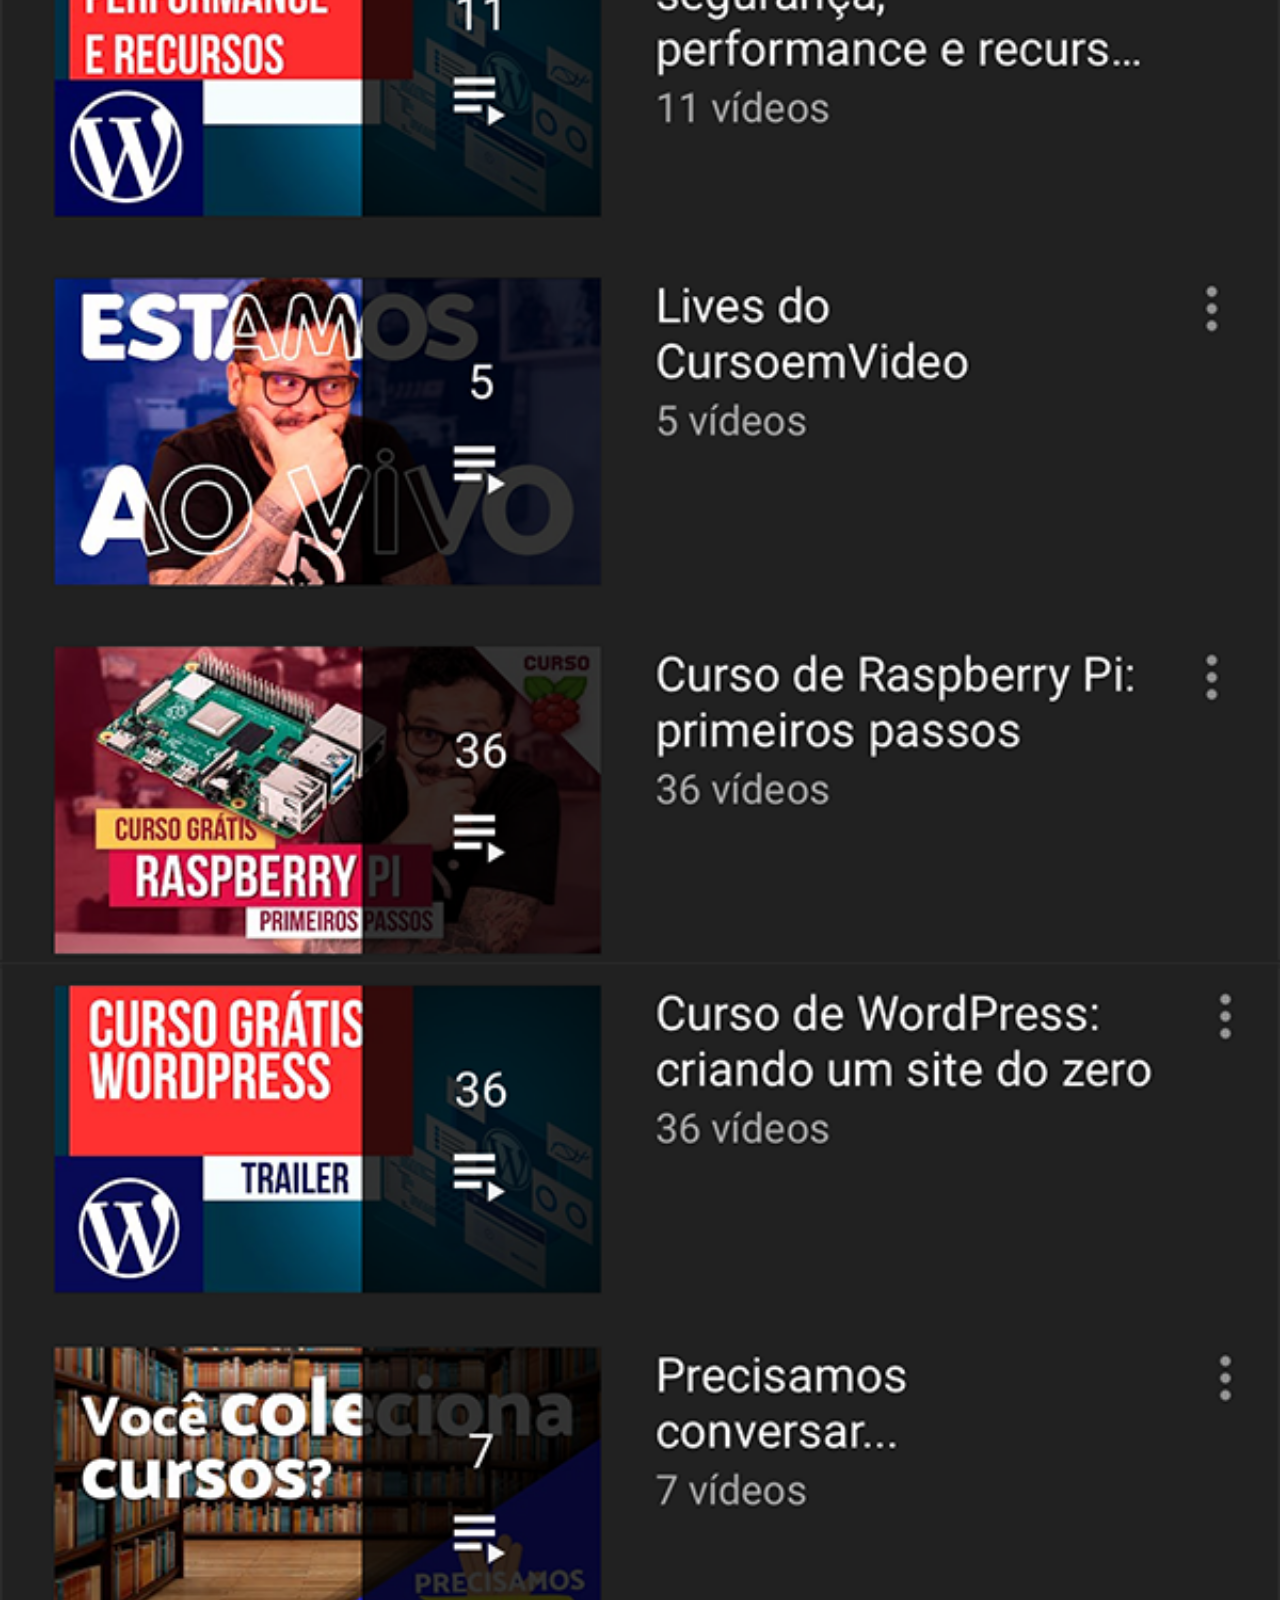
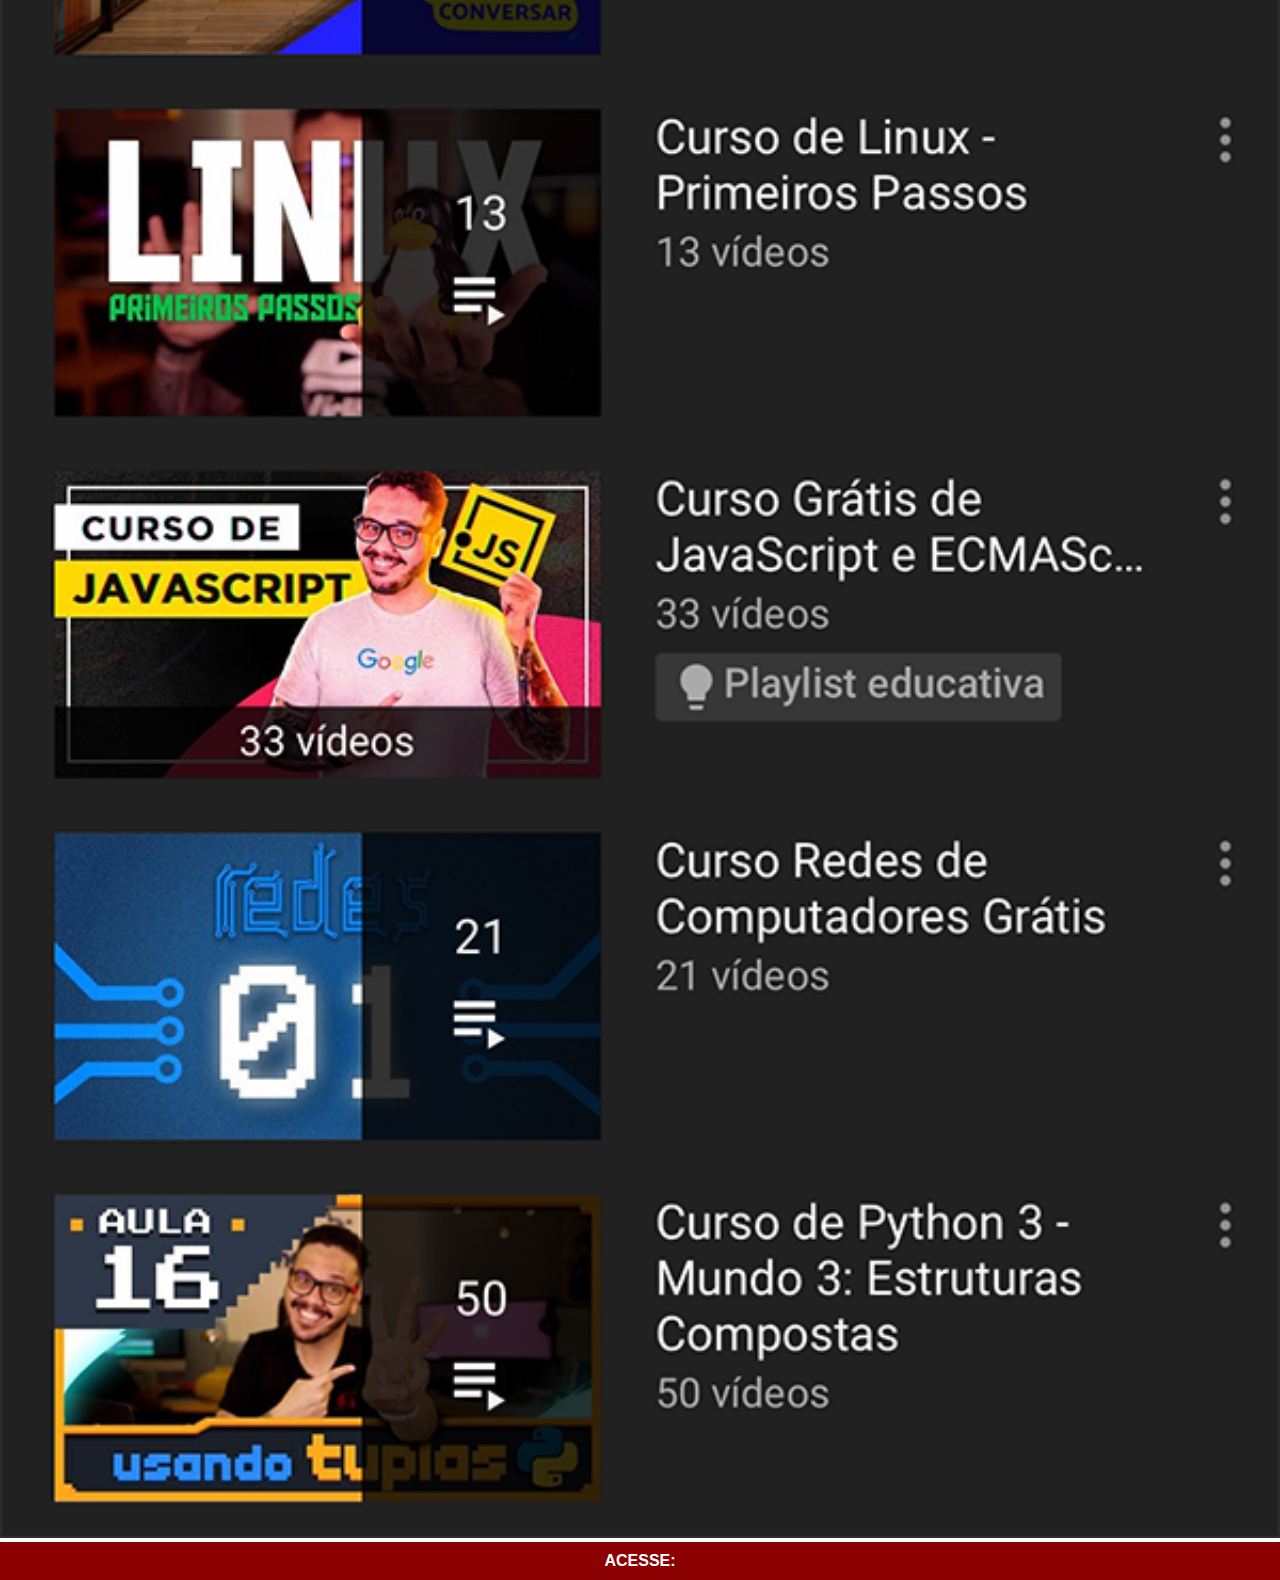
<file: youtube.html>
<!DOCTYPE html>
<html lang="pt-br">
<head>
    <meta charset="UTF-8">
    <meta http-equiv="X-UA-Compatible" content="IE=edge">
    <meta name="viewport" content="width=device-width, initial-scale=1.0">
    <title>Youtube</title>
    <style>
        *{
            margin: 0px;
            padding: 0px;
            font-family: Arial, Helvetica, sans-serif;
        }
        ::-webkit-scrollbar{
            width: 1px;
            height: 1px;
        }
        img{
            width: 100vw;
        }
        a{
            display: block;
            background-color: darkred;
            color: white;
            padding: 10px;
            text-align: center;
            font-weight: bolder;
            text-decoration: none;
            
        }
        a:hover{
            background-color: red;
        }
    </style>
</head>
<body>
    <img src="../imagens/tela-youtube.png" alt="">
    <a href="https://github.com/gustavoguanabara" target="_blank">ACESSE:</a>
</body>
</html>
</file>
